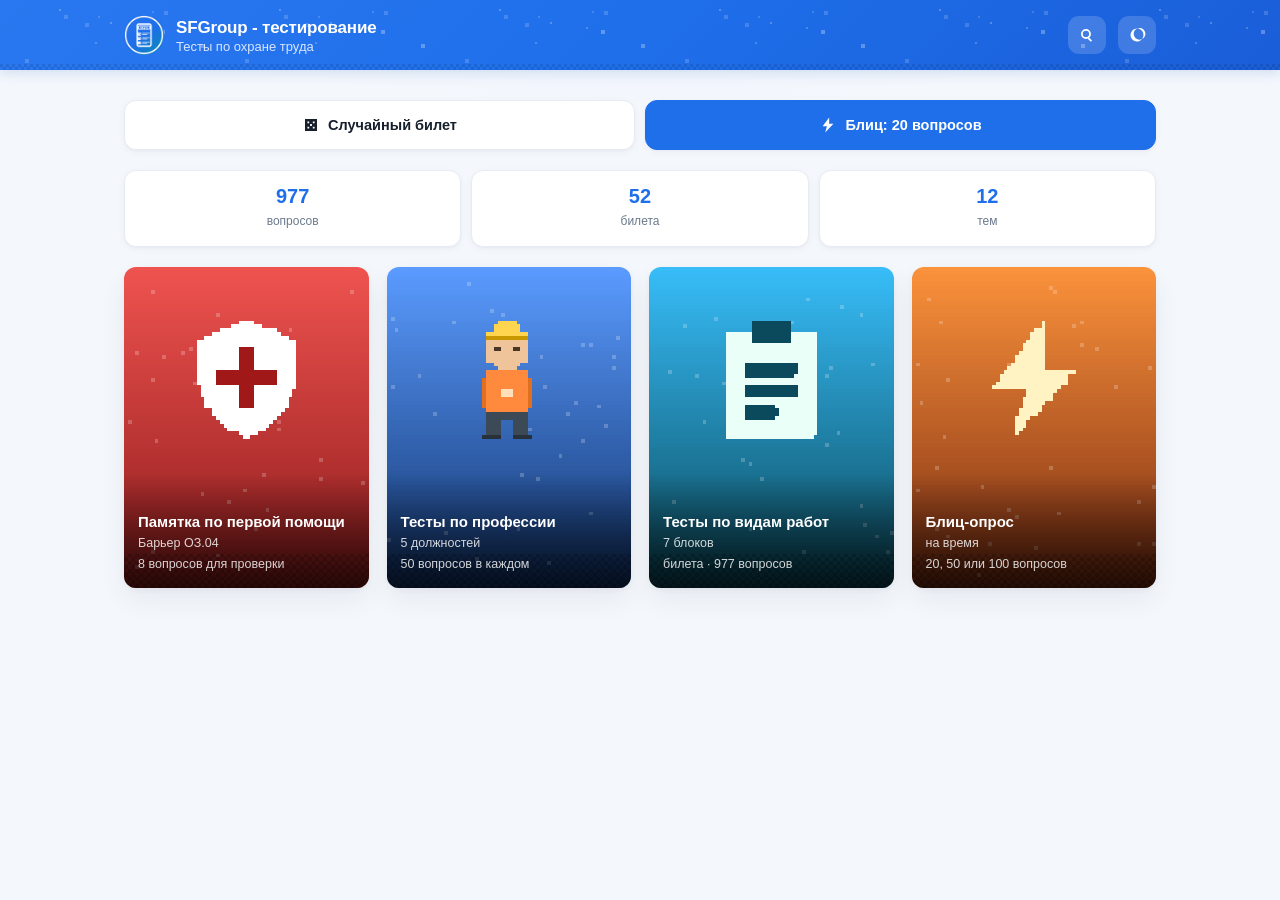
<file: index.html>
<!DOCTYPE html>
<html lang="ru">
<head>
<meta charset="UTF-8">
<meta name="viewport" content="width=device-width, initial-scale=1.0">
<title>SFGroup - тестирование</title>
<link rel="icon" href="favicon.svg" type="image/svg+xml">
  <link rel="manifest" href="manifest.json">
<link rel="stylesheet" href="common.css?v=13">
<script>
  // тема выбирается до первой отрисовки, чтобы страница не мигала
  try {
    var savedTheme = localStorage.getItem("theme.v1");
    // светлая тема по умолчанию; тёмная — только если её выбрал сам пользователь
    document.documentElement.setAttribute("data-theme", savedTheme === "dark" ? "dark" : "light");
  } catch (e) {}
</script>
</head>
<body>

<header class="site-header">
  <div class="site-header__inner">
    <a class="site-brand" href="index.html">
      <div class="site-logo">✓</div>
      <div>
        <div class="site-title"><span class="title-full">SFGroup - тестирование</span><span class="title-short">SFGroup</span></div>
        <div class="site-subtitle">Тесты по охране труда</div>
      </div>
    </a>
  </div>
</header>

<main class="page page--hero">
  <div id="app">
    <div class="loading">Загрузка…</div>
  </div>
</main>


<script src="common.js?v=15"></script>
<script>
function renderList(containerId, tests, hrefFor, iconFor) {
  const box = document.getElementById(containerId);
  box.innerHTML = "";

  if (!tests.length) {
    box.innerHTML = '<div class="empty">Пока ничего нет</div>';
    return;
  }

  tests.forEach(function (test) {
    const info = test.group === "work" ? blockInfo(test.topic) : null;

    const a = document.createElement("a");
    a.className = "card-link" + (info ? " card-link--block" : "");
    a.href = hrefFor(test);
    a.dataset.id = test.id;

    if (info) {
      a.style.setProperty("--block", info.color);
      a.style.setProperty("--block-soft", info.soft);
    }

    const meta = document.createElement("span");
    meta.className = "card-link__meta";
    meta.textContent = info ? "Выбор билета" : "";

    a.innerHTML =
      '<span class="card-link__icon">' + (info ? info.icon : iconFor(test)) + '</span>' +
      '<span class="card-link__body"><span class="card-link__title"></span>' + meta.outerHTML + '</span>' +
      '<span class="card-link__chev">›</span>';

    a.querySelector(".card-link__title").textContent = test.title;
    box.appendChild(a);
  });
}

// Одновременно открыт только один раздел:
// клик по заголовку закрывает остальные панели, а свою открывает
// (или закрывает, если она была открыта)
function initAccordion() {
  const headers = Array.from(document.querySelectorAll(".acc-header"));
  const panels = Array.from(document.querySelectorAll(".acc-panel"));

  function closeAll() {
    panels.forEach(function (p) { p.classList.remove("open"); });
    headers.forEach(function (h) {
      h.classList.remove("open");
      h.setAttribute("aria-expanded", "false");
    });
  }

  headers.forEach(function (header) {
    header.addEventListener("click", function () {
      const panel = document.getElementById(header.dataset.target);
      const wasOpen = panel.classList.contains("open");

      closeAll();

      if (!wasOpen) {
        panel.classList.add("open");
        header.classList.add("open");
        header.setAttribute("aria-expanded", "true");
      }
    });
  });
}

// Быстрые действия: случайный билет и короткий блиц
function renderQuick(works, counts) {
  const row = document.getElementById("quickRow");
  if (!row) return;
  row.innerHTML = "";

  const withQuestions = works.filter(function (t) { return (counts[t.topic] || 0) > 0; });

  if (withQuestions.length) {
    const test = withQuestions[Math.floor(Math.random() * withQuestions.length)];
    const ticketCount = splitIntoTickets(counts[test.topic], test.ticketSize).length;
    const number = 1 + Math.floor(Math.random() * ticketCount);

    const random = document.createElement("a");
    random.className = "quick__btn";
    random.href = "test.html?id=" + encodeURIComponent(test.id) + "&ticket=" + number;
    random.innerHTML = uiIcon("dice", 18) + "<span>Случайный билет</span>";
    row.appendChild(random);
  }

  const blitz = document.createElement("a");
  blitz.className = "quick__btn quick__btn--main";
  // блиц по случайному блоку (вариант «все виды работ» убран)
  if (withQuestions.length) {
    const blitzTest = withQuestions[Math.floor(Math.random() * withQuestions.length)];
    blitz.href = "blitz.html?block=" + encodeURIComponent(blitzTest.id) + "&count=20";
  } else {
    blitz.href = "blitz.html";
  }
  blitz.innerHTML = uiIcon("bolt", 18) + "<span>Блиц: 20 вопросов</span>";
  row.appendChild(blitz);
}

// карточка-обложка раздела: видна только на широком экране
function coverCard(img, title, sub, meta, href) {
  return '<a class="cover-card" href="' + href + '">' +
    '<span class="cover-card__img">' +
      '<img src="' + img + '" alt="" width="256" height="336" loading="lazy">' +
      '<span class="cover-card__text">' +
        '<span class="cover-card__title">' + escapeHtml(title) + '</span>' +
        '<span class="cover-card__sub">' + escapeHtml(sub) + '</span>' +
        '<span class="cover-card__meta">' + escapeHtml(meta) + '</span>' +
      '</span>' +
    '</span>' +
  '</a>';
}

// «Продолжить» — последний открытый билет
function renderContinue() {
  const slot = document.getElementById("continueSlot");
  if (!slot) return;
  slot.innerHTML = "";

  const last = loadLastVisit();
  if (!last) return;

  const wrap = document.createElement("div");
  wrap.className = "continue";

  const link = document.createElement("a");
  link.className = "continue__link";
  link.href = last.href;
  link.innerHTML =
    '<span class="continue__body">' +
      '<span class="continue__title"></span>' +
      '<span class="continue__meta">Продолжить с этого места</span>' +
    '</span>';
  link.querySelector(".continue__title").textContent = last.title;

  const remove = document.createElement("button");
  remove.type = "button";
  remove.className = "continue__x";
  remove.title = "Убрать";
  remove.textContent = "✕";
  remove.addEventListener("click", function () {
    clearLastVisit();
    slot.innerHTML = "";
  });

  wrap.appendChild(link);
  wrap.appendChild(remove);
  slot.appendChild(wrap);
}

// Список блиц-опросов: сначала по видам работ, затем по профессиям
function renderBlitz(works, professions) {
  const box = document.getElementById("blitzList");
  if (!box) return;
  box.innerHTML = "";

  function groupTitle(text) {
    const el = document.createElement("div");
    el.className = "blitz-group";
    el.textContent = text;
    return el;
  }

  function card(title, meta, iconHtml, href, info) {
    const a = document.createElement("a");
    a.className = "card-link" + (info ? " card-link--block" : "");
    a.href = href;

    if (info) {
      a.style.setProperty("--block", info.color);
      a.style.setProperty("--block-soft", info.soft);
    }

    a.innerHTML =
      '<span class="card-link__icon">' + iconHtml + '</span>' +
      '<span class="card-link__body"><span class="card-link__title"></span>' +
        '<span class="card-link__meta"></span></span>' +
      '<span class="card-link__chev">›</span>';

    a.querySelector(".card-link__title").textContent = title;
    a.querySelector(".card-link__meta").textContent = meta;
    return a;
  }

  const worksBox = document.createElement("div");
  worksBox.className = "card-list";
  works.forEach(function (t) {
    const info = blockInfo(t.topic);
    worksBox.appendChild(card(t.title, "Блиц по этому блоку",
      info.icon, "blitz.html?block=" + encodeURIComponent(t.id), info));
  });

  const profBox = document.createElement("div");
  profBox.className = "card-list";
  professions.forEach(function (t) {
    profBox.appendChild(card(t.title, "Блиц по блокам профессии",
      workerIcon(t.id), "blitz.html?prof=" + encodeURIComponent(t.id), null));
  });

  box.appendChild(groupTitle("По видам работ"));
  box.appendChild(worksBox);
  box.appendChild(groupTitle("По профессиям"));
  box.appendChild(profBox);
}

// Ссылка «сбросить отметки» — нужна, когда тесты проходят на общем компьютере
function renderResetLink() {
  const app = document.getElementById("app");
  const old = document.getElementById("resetWrap");
  if (old) old.remove();

  if (!hasAnyResults()) return;

  const wrap = document.createElement("div");
  wrap.id = "resetWrap";
  wrap.style.marginTop = "26px";

  const link = document.createElement("a");
  link.className = "link-quiet";
  link.href = "#";
  link.textContent = "Сбросить все отметки о прохождении";
  link.addEventListener("click", function (event) {
    event.preventDefault();
    if (!confirm("Сбросить все отметки о прохождении тестов на этом компьютере?")) return;

    clearAllResults();
    wrap.innerHTML = "";

    const done = document.createElement("div");
    done.className = "note-done";
    done.textContent = "✓ Отметки сброшены";
    wrap.appendChild(done);
  });

  wrap.appendChild(link);
  app.appendChild(wrap);
}

async function loadTests() {
  const app = document.getElementById("app");

  try {
    const loaded = await Promise.all([fetchJson("tests.json"), fetchJson("counts.json")]);
    const tests = loaded[0];
    const counts = (loaded[1] && loaded[1].counts) || {};

    const professions = tests.filter(function (t) { return (t.group || "profession") === "profession"; });
    const works = tests.filter(function (t) { return t.group === "work"; });

    // цифры для плиток на главной
    const totalQuestions = Object.keys(counts).reduce(function (sum, topic) {
      return sum + (counts[topic] || 0);
    }, 0);
    const totalTickets = works.reduce(function (sum, t) {
      return sum + splitIntoTickets(counts[t.topic] || 0, t.ticketSize).length;
    }, 0);
    const totalTopics = professions.length + works.length;

    app.innerHTML =
      '<div id="continueSlot"></div>' +
      '<div class="quick" id="quickRow"></div>' +
      '<div class="stats">' +
        '<div class="stat"><b>' + totalQuestions + '</b><span>' +
          plural(totalQuestions, "вопрос", "вопроса", "вопросов") + '</span></div>' +
        '<div class="stat"><b>' + totalTickets + '</b><span>' +
          plural(totalTickets, "билет", "билета", "билетов") + '</span></div>' +
        '<div class="stat"><b>' + totalTopics + '</b><span>' +
          plural(totalTopics, "тема", "темы", "тем") + '</span></div>' +
      '</div>' +

      '<div class="covers">' +

        coverCard("cover-memo.png", "Памятка по первой помощи", "Барьер ОЗ.04",
          "8 вопросов для проверки", "memo.html") +

        coverCard("cover-professions.png", "Тесты по профессии",
          professions.length + " " + plural(professions.length, "должность", "должности", "должностей"),
          "50 вопросов в каждом", "professions.html") +

        coverCard("cover-works.png", "Тесты по видам работ",
          works.length + " " + plural(works.length, "блок", "блока", "блоков"),
          plural(totalTickets, "билет", "билета", "билетов") + " · " +
            totalQuestions + " " + plural(totalQuestions, "вопрос", "вопроса", "вопросов"),
          "works.html") +

        coverCard("cover-blitz.png", "Блиц-опрос", "на время",
          "20, 50 или 100 вопросов", "blitz.html") +

      '</div>' +

      '<a class="acc-item row-link" href="memo.html" style="--from:#ef5350;--to:#8e1c1c">' +
        '<span class="acc-header">' +
          '<span class="row-link__icon"><img src="icon-memo.png" alt="" width="38" height="38"></span>' +
          '<span class="row-link__body">' +
            '<span class="row-link__title">Памятка по первой помощи</span>' +
            '<span class="row-link__meta">Барьер ОЗ.04</span>' +
          '</span>' +
          '<span class="card-link__chev">\u203a</span>' +
        '</span>' +
      '</a>' +

      '<div class="section-rows">' +

        '<a class="acc-item row-link" href="professions.html" style="--from:#5b9bff;--to:#12356e">' +
          '<span class="acc-header">' +
            '<span class="row-link__icon"><img src="icon-professions.png" alt="" width="38" height="38"></span>' +
            '<span class="row-link__body">' +
              '<span class="row-link__title">Тесты по профессии</span>' +
              '<span class="row-link__meta">' + professions.length + ' ' +
                plural(professions.length, "должность", "должности", "должностей") + '</span>' +
            '</span>' +
            '<span class="card-link__chev">\u203a</span>' +
          '</span>' +
        '</a>' +

        '<a class="acc-item row-link" href="works.html" style="--from:#38bdf8;--to:#0b4a5c">' +
          '<span class="acc-header">' +
            '<span class="row-link__icon"><img src="icon-works.png" alt="" width="38" height="38"></span>' +
            '<span class="row-link__body">' +
              '<span class="row-link__title">Тесты по видам работ</span>' +
              '<span class="row-link__meta">' + works.length + ' ' +
                plural(works.length, "блок", "блока", "блоков") + ' · ' + totalTickets + ' ' +
                plural(totalTickets, "билет", "билета", "билетов") + '</span>' +
            '</span>' +
            '<span class="card-link__chev">\u203a</span>' +
          '</span>' +
        '</a>' +

        '<a class="acc-item row-link" href="blitz.html" style="--from:#fb923c;--to:#7c2d12">' +
          '<span class="acc-header">' +
            '<span class="row-link__icon"><img src="icon-blitz.png" alt="" width="38" height="38"></span>' +
            '<span class="row-link__body">' +
              '<span class="row-link__title">Блиц-опрос</span>' +
              '<span class="row-link__meta">' + (works.length + professions.length) + ' вариантов</span>' +
            '</span>' +
            '<span class="card-link__chev">\u203a</span>' +
          '</span>' +
        '</a>' +

      '</div>';

    fillIcons(app);
    renderQuick(works, counts);
    renderContinue();
    renderResetLink();

  } catch (e) {
    app.innerHTML =
      '<div class="error-box">' + uiIcon("cross", 18) + ' Ошибка: ' + escapeHtml(e.message) + '<br>' +
      'Проверь, что файл <b>tests.json</b> лежит рядом с <b>index.html</b>, ' +
      'и что сайт открывается через сервер, а не как file://</div>';
  }
}

loadTests();
</script>
</body>
</html>
</file>
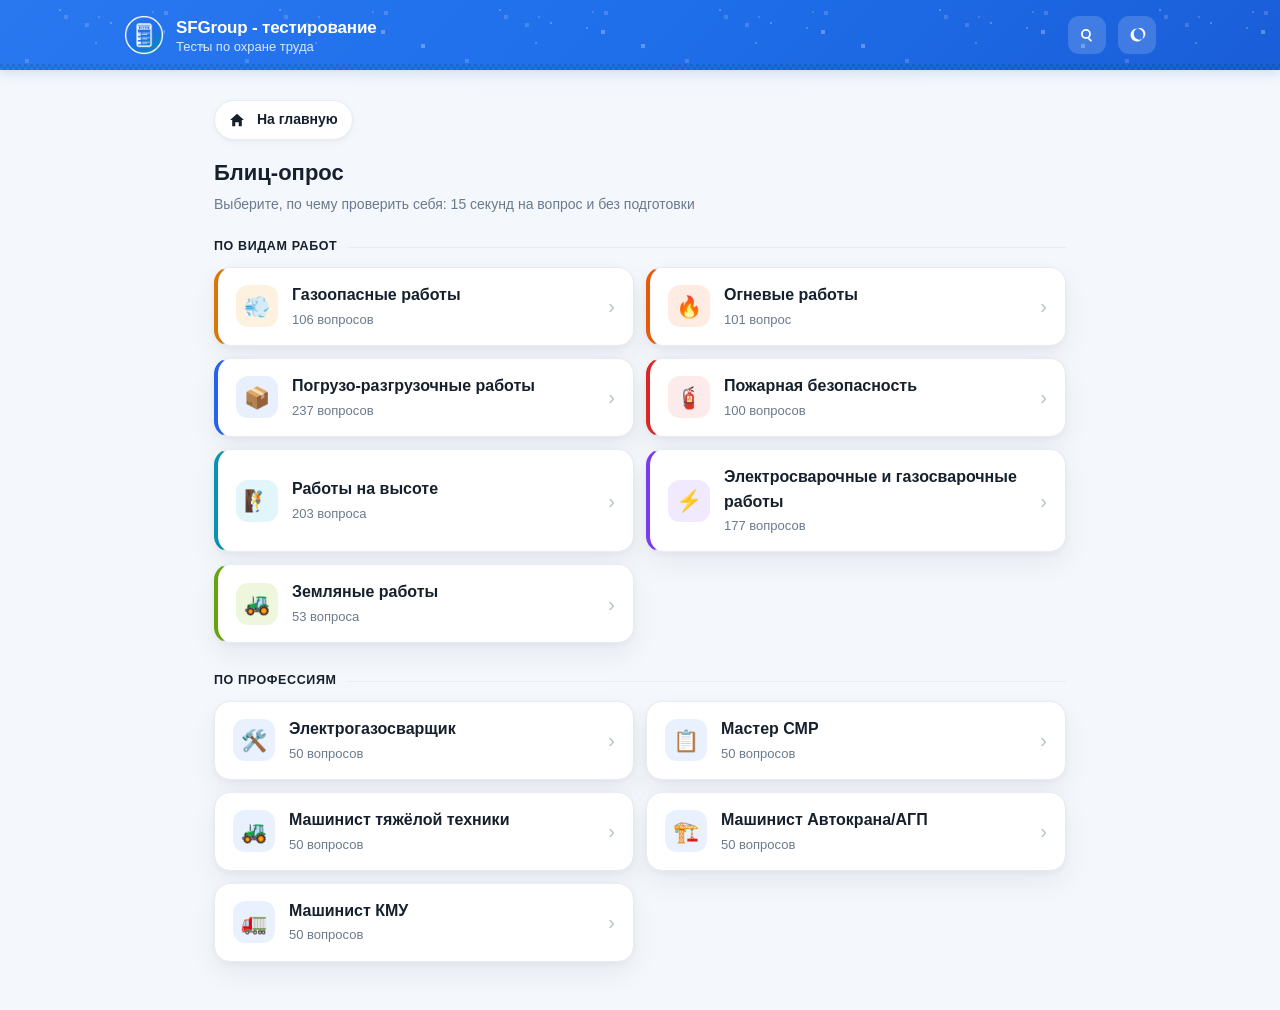
<file: blitz.html>
<!DOCTYPE html>
<html lang="ru">
<head>
<meta charset="UTF-8">
<meta name="viewport" content="width=device-width, initial-scale=1.0">
<title>Блиц-опрос</title>
<link rel="icon" href="favicon.svg" type="image/svg+xml">
  <link rel="manifest" href="manifest.json">
<link rel="stylesheet" href="common.css?v=13">
<script>
  // тема выбирается до первой отрисовки, чтобы страница не мигала
  try {
    var savedTheme = localStorage.getItem("theme.v1");
    // светлая тема по умолчанию; тёмная — только если её выбрал сам пользователь
    document.documentElement.setAttribute("data-theme", savedTheme === "dark" ? "dark" : "light");
  } catch (e) {}
</script>
<style>

  /* ===== таймер ===== */
  .timer { margin: 10px 0 16px; }
  .timer__bar { height: 10px; background: #e3e8ef; border-radius: 999px; overflow: hidden; }
  .timer__fill {
    height: 100%; width: 100%; background: var(--ok); border-radius: 999px;
    transition: width .12s linear, background .2s;
  }
  .timer__sec {
    margin-top: 6px; font-size: 12.5px; font-weight: 600;
    color: var(--ok); font-variant-numeric: tabular-nums;
  }
  .timer.warn .timer__fill { background: var(--warn); }
  .timer.warn .timer__sec { color: var(--warn); }
  .timer.danger .timer__fill { background: var(--err); }
  .timer.danger .timer__sec { color: var(--err); }

  /* ===== настройка перед стартом ===== */
  .setup {
    background: var(--surface); border: 1.5px solid var(--border);
    border-radius: var(--radius); padding: 22px; box-shadow: var(--shadow-2);
  }
  .setup h2 { margin: 0 0 4px; font-size: 20px; text-align: center; }
  .setup__sub { text-align: center; color: var(--muted); font-size: 14px; margin-bottom: 6px; }
  .setup__label { font-size: 13px; font-weight: 600; margin: 20px 0 8px; }
  .chips { display: flex; gap: 10px; flex-wrap: wrap; }
  .chip {
    flex: 1 1 0; min-width: 84px; min-height: 48px;
    padding: 12px 8px; text-align: center;
    border: 1.5px solid var(--border); border-radius: var(--radius-sm);
    background: #fff; font-family: inherit; font-size: 15px; font-weight: 600;
    color: var(--text); cursor: pointer; transition: all .15s;
  }
  .chip:hover { border-color: var(--accent); }
  .chip.active { background: var(--accent); border-color: var(--accent); color: #fff; }
  .setup__note { font-size: 12.5px; color: var(--muted); margin-top: 12px; line-height: 1.5; }
  .topic-list { margin-top: 4px; }
  .topic-list__row { display: flex; align-items: center; gap: 9px; font-size: 13.5px; padding: 3px 0; }
  .topic-list__dot { width: 9px; height: 9px; border-radius: 50%; flex: 0 0 auto; }

  /* тёмная тема: кнопки выбора количества */
  [data-theme="dark"] .chip { background: var(--surface-2); color: var(--text); }
  [data-theme="dark"] .chip.active { background: var(--accent); border-color: var(--accent); color: #fff; }
  [data-theme="dark"] .chip:disabled { opacity: .45; }
</style>
</head>
<body>

<header class="site-header">
  <div class="site-header__inner">
    <a class="site-brand" href="index.html">
      <div class="site-logo">✓</div>
      <div>
        <div class="site-title"><span class="title-full">SFGroup - тестирование</span><span class="title-short">SFGroup</span></div>
        <div class="site-subtitle">Тесты по охране труда</div>
      </div>
    </a>
  </div>
</header>

<main class="page page--wide">
  <div class="top-nav"><a class="link-chip" href="index.html"><span class="marks" data-icon="home" data-size="16"></span>На главную</a></div>
  <div id="app">
    <div class="loading">Загрузка…</div>
  </div>
</main>


<script src="common.js?v=15"></script>
<script>
// ====== НАСТРОЙКИ БЛИЦА ======
const SINGLE_SECONDS = 15;      // обычный вопрос
const MULTIPLE_SECONDS = 20;    // где несколько ответов
const FEEDBACK_MS = 700;        // сколько показываем верно/неверно

// ====== СОСТОЯНИЕ ======
let tests = null;
let source = null;              // что проходим: блок, профессия или все виды работ
let questionsByTopic = {};
let items = [];
let answers = [];
let index = 0;
let chosenCount = 50;
let startedAt = 0;

let questionSeconds = SINGLE_SECONDS;
let timerId = null;
let deadline = 0;
let remaining = 0;
let paused = false;
let locked = false;             // идёт показ правильного ответа

// ====== ЗАГРУЗКА ======
function loadTopicQuestions(topic) {
  const url = "q-" + topic + ".json";
  return fetch(url, { cache: "no-cache" }).then(function (response) {
    if (!response.ok) {
      throw new Error("Не найден файл блока " + url +
        ". После правки questions.json файлы блоков нужно пересобрать.");
    }
    return response.json();
  });
}

// Список для выбора: по какому блоку или профессии устроить блиц
async function renderPicker(tests) {
  const counts = await fetchJson("counts.json");

  const works = tests.filter(function (t) { return (t.group || "profession") === "work"; });
  const professions = tests.filter(function (t) { return (t.group || "profession") === "profession"; });

  function questionsIn(test) {
    if (test.parts) {
      return test.parts.reduce(function (sum, p) { return sum + p.count; }, 0);
    }
    return counts.counts[test.topic] || 0;
  }

  function card(title, meta, iconHtml, href, info) {
    const a = document.createElement("a");
    a.className = "card-link" + (info ? " card-link--block" : "");
    a.href = href;

    if (info) {
      a.style.setProperty("--block", info.color);
      a.style.setProperty("--block-soft", info.soft);
    }

    a.innerHTML =
      '<span class="card-link__icon">' + iconHtml + '</span>' +
      '<span class="card-link__body"><span class="card-link__title"></span>' +
        '<span class="card-link__meta"></span></span>' +
      '<span class="card-link__chev">\u203a</span>';

    a.querySelector(".card-link__title").textContent = title;
    a.querySelector(".card-link__meta").textContent = meta;
    return a;
  }

  function group(text) {
    const el = document.createElement("div");
    el.className = "blitz-group";
    el.textContent = text;
    return el;
  }

  const app = document.getElementById("app");
  app.innerHTML =
    '<h1 class="page-title">Блиц-опрос</h1>' +
    '<p class="page-sub">Выберите, по чему проверить себя: 15 секунд на вопрос и без подготовки</p>' +
    '<div id="pickWorks"></div><div id="pickProfs"></div>';

  const worksBox = document.getElementById("pickWorks");
  worksBox.appendChild(group("По видам работ"));
  const workList = document.createElement("div");
  workList.className = "card-list";
  works.forEach(function (t) {
    const info = blockInfo(t.topic);
    workList.appendChild(card(t.title, questionsWord(questionsIn(t)), info.icon,
      "blitz.html?block=" + encodeURIComponent(t.id), info));
  });
  worksBox.appendChild(workList);

  const profBox = document.getElementById("pickProfs");
  profBox.appendChild(group("По профессиям"));
  const profList = document.createElement("div");
  profList.className = "card-list";
  professions.forEach(function (t) {
    profList.appendChild(card(t.title, questionsWord(questionsIn(t)),
      workerIcon(t.id),
      "blitz.html?prof=" + encodeURIComponent(t.id)));
  });
  profBox.appendChild(profList);

  document.title = "Блиц-опрос";
  fillIcons(app);
}

async function boot() {
  const params = new URLSearchParams(location.search);
  const blockId = params.get("block");
  const profId = params.get("prof");

  try {
    tests = await fetchJson("tests.json");

    if (profId) {
      const test = tests.find(function (t) {
        return t.id === profId && (t.group || "profession") === "profession";
      });
      if (!test) throw new Error("Профессия не найдена: " + profId);
      source = {
        kind: "prof",
        title: test.title,
        topics: test.parts.map(function (p) { return { topic: p.topic, weight: p.count }; })
      };
    } else if (blockId) {
      const test = tests.find(function (t) { return t.id === blockId && t.group === "work"; });
      if (!test) throw new Error("Блок не найден: " + blockId);
      source = { kind: "block", title: test.title, topics: [{ topic: test.topic, weight: 1 }] };
    } else {
      // без параметров показываем список: по чему устроить блиц
      await renderPicker(tests);
      return;
    }

    const topics = source.topics.map(function (t) { return t.topic; });
    const loaded = await Promise.all(topics.map(loadTopicQuestions));
    topics.forEach(function (topic, i) { questionsByTopic[topic] = loaded[i]; });

    const available = topics.reduce(function (sum, topic) {
      return sum + questionsByTopic[topic].length;
    }, 0);
    if (!available) throw new Error("В выбранных блоках нет вопросов");

    document.title = "Блиц: " + source.title;
    renderSetup(available);

  } catch (e) {
    showError(e.message);
  }
}

// ====== ЭКРАН НАСТРОЙКИ ======
function countOptions(available) {
  const options = [20, 50, 100].filter(function (n) { return n < available; });
  options.push(available);
  return options;
}

function renderSetup(available) {
  const app = document.getElementById("app");
  const options = countOptions(available);
  const wanted = parseInt(new URLSearchParams(location.search).get("count"), 10);
  chosenCount = options.indexOf(wanted) >= 0
    ? wanted
    : (options.indexOf(50) >= 0 ? 50 : options[options.length - 1]);

  let topicsHtml = "";
  if (source.kind !== "block") {
    topicsHtml = '<div class="setup__label">Вопросы берутся из блоков:</div><div class="topic-list">';
    source.topics.forEach(function (t) {
      const info = blockInfo(t.topic);
      const pool = questionsByTopic[t.topic].length;
      topicsHtml +=
        '<div class="topic-list__row">' +
          '<span class="topic-list__dot" style="background:' + info.color + '"></span>' +
          escapeHtml(info.title) + " <span style=\'color:var(--muted)\'>· " + questionsWord(pool) + '</span>' +
        '</div>';
    });
    topicsHtml += "</div>";
  }

  app.innerHTML =
    '<div class="setup">' +
      '<h2>' + escapeHtml(source.title) + '</h2>' +
      '<div class="setup__sub">Блиц-опрос · всего доступно ' + questionsWord(available) + '</div>' +

      '<div class="setup__label">Сколько вопросов?</div>' +
      '<div class="chips" id="countChips">' +
        options.map(function (n) {
          return '<button type="button" class="chip' + (n === chosenCount ? " active" : "") +
                 '" data-count="' + n + '">' + (n === available ? "все " + n : n) + '</button>';
        }).join("") +
      '</div>' +

      '<div class="setup__note">' +
        'На обычный вопрос — ' + SINGLE_SECONDS + ' секунд, где несколько ответов — ' +
        MULTIPLE_SECONDS + ' секунд. Время вышло — вопрос засчитывается ошибкой.' +
      '</div>' +

      topicsHtml +

      '<div class="actions">' +
        '<button class="btn btn--block" id="startBtn">Начать блиц</button>' +
      '</div>' +
    '</div>';

  app.querySelectorAll(".chip").forEach(function (chip) {
    chip.addEventListener("click", function () {
      app.querySelectorAll(".chip").forEach(function (c) { c.classList.remove("active"); });
      chip.classList.add("active");
      chosenCount = parseInt(chip.dataset.count, 10);
    });
  });

  document.getElementById("startBtn").addEventListener("click", function () {
    startBlitz(chosenCount);
  });
}

// ====== НАБОР ВОПРОСОВ ======
// Делим нужное количество между блоками пропорционально их весу
function distribute(count, topics) {
  const totalWeight = topics.reduce(function (s, t) { return s + t.weight; }, 0) || 1;

  const plan = topics.map(function (t) {
    const exact = count * t.weight / totalWeight;
    return { topic: t.topic, base: Math.floor(exact), frac: exact - Math.floor(exact), take: 0 };
  });

  let sum = plan.reduce(function (s, p) { return s + p.base; }, 0);
  plan.slice().sort(function (a, b) { return b.frac - a.frac; }).forEach(function (p) {
    if (sum < count) { p.base++; sum++; }
  });

  plan.forEach(function (p) {
    p.take = Math.min(p.base, questionsByTopic[p.topic].length);
  });

  // если блок упёрся в свой размер — добираем у остальных
  let shortage = count - plan.reduce(function (s, p) { return s + p.take; }, 0);
  while (shortage > 0) {
    let moved = false;
    for (const p of plan) {
      if (shortage <= 0) break;
      if (p.take < questionsByTopic[p.topic].length) { p.take++; shortage--; moved = true; }
    }
    if (!moved) break;
  }

  return plan;
}

function startBlitz(count) {
  const used = {};
  items = [];

  distribute(count, source.topics).forEach(function (p) {
    pickUnique(questionsByTopic[p.topic], p.take, used).forEach(function (q) {
      items.push({
        topic: p.topic,
        question: q.question,
        options: shuffle(q.options),
        type: q.type
      });
    });
  });

  items = shuffle(items);          // блоки идут вперемешку
  answers = [];
  index = 0;
  startedAt = Date.now();
  renderQuestion();
}

// ====== ТАЙМЕР ======
function stopTimer() {
  if (timerId) { clearInterval(timerId); timerId = null; }
}

function startTimer() {
  stopTimer();
  paused = false;
  deadline = performance.now() + questionSeconds * 1000;
  tick();
  timerId = setInterval(tick, 100);
}

function tick() {
  if (paused || locked) return;

  const left = Math.max(0, deadline - performance.now());
  const secondsLeft = Math.ceil(left / 1000);
  const bar = document.querySelector(".timer");
  const fill = document.getElementById("timerFill");
  const label = document.getElementById("timerSec");

  if (fill) fill.style.width = (left / (questionSeconds * 1000) * 100) + "%";
  if (label) label.textContent = secondsLeft + " сек";
  if (bar) {
    bar.className = "timer" + (secondsLeft <= 3 ? " danger" : (secondsLeft <= 5 ? " warn" : ""));
  }

  if (left <= 0) timeout();
}

// пауза, если человек свернул вкладку
document.addEventListener("visibilitychange", function () {
  if (document.hidden) {
    if (timerId && !locked) {
      remaining = Math.max(0, deadline - performance.now());
      paused = true;
    }
  } else if (paused) {
    paused = false;
    deadline = performance.now() + remaining;
  }
});

// ====== ЭКРАН ВОПРОСА ======
function renderQuestion() {
  const app = document.getElementById("app");
  const item = items[index];

  if (!item) return renderFinal();

  const info = blockInfo(item.topic);
  const isMultiple = item.type === "multiple";
  questionSeconds = isMultiple ? MULTIPLE_SECONDS : SINGLE_SECONDS;
  locked = false;

  let optionsHTML = "";
  item.options.forEach(function (opt, j) {
    optionsHTML +=
      '<label class="option" data-idx="' + j + '">' +
        '<input type="' + (isMultiple ? "checkbox" : "radio") + '" name="answer" value="' + j + '">' +
        '<span class="option__num">' + (j + 1) + '</span>' +
        '<span class="option__text">' + escapeHtml(opt.text) + '</span>' +
      '</label>';
  });

  app.innerHTML =
    '<div class="q-head">' +
      '<span class="badge-block" style="--block:' + info.color + ';--block-soft:' + info.soft + '">' +
        info.icon + " " + escapeHtml(info.title) +
      '</span>' +
      '<span class="q-counter">' + (index + 1) + " / " + items.length + '</span>' +
    '</div>' +

    '<div class="timer">' +
      '<div class="timer__bar"><div class="timer__fill" id="timerFill"></div></div>' +
      '<div class="timer__sec" id="timerSec">' + questionSeconds + ' сек</div>' +
    '</div>' +

    '<div class="question">' +
      '<div class="q-type">' + (isMultiple ? "Несколько ответов" : "Один ответ") + '</div>' +
      '<h3>' + escapeHtml(item.question) + '</h3>' +
      '<div id="options">' + optionsHTML + '</div>' +
      '<div class="feedback" id="feedback"></div>' +
      '<div class="actions" id="doneWrap" style="display:none;">' +
        '<button class="btn btn--block" id="doneBtn">Готово</button>' +
      '</div>' +
    '</div>';

  const labels = app.querySelectorAll("label[data-idx]");
  labels.forEach(function (label) {
    const input = label.querySelector("input");
    input.addEventListener("change", function () {
      if (isMultiple) {
        label.classList.toggle("selected", input.checked);
        const anyChecked = Array.from(document.querySelectorAll('input[name="answer"]'))
          .some(function (i) { return i.checked; });
        document.getElementById("doneWrap").style.display = anyChecked ? "block" : "none";
      } else {
        label.classList.add("selected");
        answer([parseInt(label.dataset.idx, 10)]);
      }
    });
  });

  if (isMultiple) {
    document.getElementById("doneBtn").addEventListener("click", function () {
      const selected = Array.from(document.querySelectorAll('input[name="answer"]:checked'))
        .map(function (i) { return parseInt(i.value, 10); });
      if (selected.length) answer(selected);
    });
  }

  startTimer();
}

// ====== ПРОВЕРКА ======
function correctIndexes(item) {
  return item.options
    .map(function (o, i) { return o.correct ? i : -1; })
    .filter(function (i) { return i >= 0; });
}

function rightAnswersHtml(options, correctIdx) {
  let html = '<div style="margin-top:8px;">';
  correctIdx.forEach(function (i) {
    html += '<div class="fb-row fb-row--ok">' + escapeHtml(options[i].text) + '</div>';
  });
  return html + "</div>";
}

function paintResult(selected, correctIdx) {
  document.querySelectorAll("label[data-idx]").forEach(function (label) {
    const idx = parseInt(label.dataset.idx, 10);
    label.classList.add("disabled");
    label.querySelector("input").disabled = true;

    const wasSelected = selected.indexOf(idx) >= 0;
    const isRight = correctIdx.indexOf(idx) >= 0;

    if (isRight && wasSelected) label.classList.add("correct-answer");
    else if (isRight) label.classList.add("missed-answer");
    else if (wasSelected) label.classList.add("wrong-answer");
  });
}

function scheduleNext() {
  stopTimer();
  setTimeout(function () { index++; renderQuestion(); }, FEEDBACK_MS);
}

function answer(selected) {
  if (locked) return;
  locked = true;

  const item = items[index];
  const correctIdx = correctIndexes(item);
  const isCorrect = selected.length === correctIdx.length &&
    selected.every(function (s) { return correctIdx.indexOf(s) >= 0; });

  paintResult(selected, correctIdx);

  const fb = document.getElementById("feedback");
  fb.style.display = "block";
  fb.className = "feedback " + (isCorrect ? "ok" : "err");
  fb.innerHTML = isCorrect ? "<b>Верно</b>" : "<b>Неверно</b>" + rightAnswersHtml(item.options, correctIdx);

  const done = document.getElementById("doneWrap");
  if (done) done.style.display = "none";

  answers.push({
    item: item,
    correct: isCorrect,
    timedOut: false,
    selectedTexts: selected.map(function (i) { return item.options[i].text; }),
    correctTexts: correctIdx.map(function (i) { return item.options[i].text; })
  });

  scheduleNext();
}

function timeout() {
  if (locked) return;
  locked = true;

  const item = items[index];
  const correctIdx = correctIndexes(item);

  paintResult([], correctIdx);

  const fb = document.getElementById("feedback");
  fb.style.display = "block";
  fb.className = "feedback err";
  fb.innerHTML = "<b>Время вышло</b>" + rightAnswersHtml(item.options, correctIdx);

  const done = document.getElementById("doneWrap");
  if (done) done.style.display = "none";

  answers.push({
    item: item,
    correct: false,
    timedOut: true,
    selectedTexts: [],
    correctTexts: correctIdx.map(function (i) { return item.options[i].text; })
  });

  scheduleNext();
}

// ====== ФИНАЛ ======
function formatDuration(seconds) {
  const m = Math.floor(seconds / 60);
  const s = seconds % 60;
  return m ? m + " мин " + s + " с" : s + " с";
}

function renderFinal() {
  stopTimer();
  const app = document.getElementById("app");

  const total = items.length;
  const correct = answers.filter(function (a) { return a.correct; }).length;
  const percent = total ? Math.round(correct / total * 100) : 0;
  const spent = Math.max(1, Math.round((Date.now() - startedAt) / 1000));
  const tone = percent >= 90 ? "ok" : (percent >= 70 ? "warn" : "err");

  const R = 52;
  const C = 2 * Math.PI * R;
  const ring =
    '<div class="score score--' + tone + '">' +
      '<svg class="score__ring" viewBox="0 0 120 120" aria-hidden="true">' +
        '<circle class="score__track" cx="60" cy="60" r="' + R + '"></circle>' +
        '<circle class="score__value" cx="60" cy="60" r="' + R + '" ' +
          'stroke-dasharray="' + C.toFixed(1) + '" ' +
          'stroke-dashoffset="' + (C * (1 - percent / 100)).toFixed(1) + '"></circle>' +
      '</svg>' +
      '<div class="score__center">' +
        '<div class="score__percent">' + percent + '%</div>' +
        '<div class="score__sub">' + correct + " из " + total + '</div>' +
      '</div>' +
    '</div>';

  // разбивка по блокам
  const byTopic = {};
  answers.forEach(function (a) {
    const topic = a.item.topic;
    byTopic[topic] = byTopic[topic] || { correct: 0, total: 0 };
    byTopic[topic].total++;
    if (a.correct) byTopic[topic].correct++;
  });

  let rows = "";
  source.topics.forEach(function (t) {
    const st = byTopic[t.topic];
    if (!st) return;
    const info = blockInfo(t.topic);
    const p = Math.round(st.correct / st.total * 100);
    rows += '<tr>' +
      '<td><span class="dot" style="background:' + info.color + '"></span>' + escapeHtml(info.title) + '</td>' +
      '<td class="num">' + st.correct + " / " + st.total + '</td>' +
      '<td class="num">' + p + '%</td>' +
    '</tr>';
  });

  // разбор ошибок
  const mistakes = answers.filter(function (a) { return !a.correct; });
  let mistakesHtml = "";
  if (mistakes.length) {
    mistakesHtml = '<details class="mistakes"><summary>' +
      "Ошибки: " + mistakes.length + " из " + total + " — показать разбор" + '</summary>';
    mistakes.forEach(function (m) {
      mistakesHtml +=
        '<div class="mistake">' +
          '<div class="mistake__q">' + escapeHtml(m.item.question) + '</div>' +
          '<div class="mistake__row mistake__row--bad">' +
            '<span class="mistake__label">Ваш ответ:</span> ' +
            (m.selectedTexts.length ? escapeHtml(m.selectedTexts.join("; "))
                                    : (m.timedOut ? "время вышло" : "нет ответа")) +
          '</div>' +
          '<div class="mistake__row mistake__row--good">' +
            '<span class="mistake__label">Правильно:</span> ' + escapeHtml(m.correctTexts.join("; ")) +
          '</div>' +
        '</div>';
    });
    mistakesHtml += "</details>";
  }

  app.innerHTML =
    '<div class="final">' +
      '<h2>Блиц завершён</h2>' +
      '<div class="final__sub">' + escapeHtml(source.title) + '</div>' +

      ring +

      '<div class="final__sub">Время: ' + formatDuration(spent) +
        ' · в среднем ' + Math.round(spent / total) + ' с на вопрос</div>' +

      '<table class="topic-results">' +
        '<thead><tr><th>Блок</th><th>Результат</th><th>Процент</th></tr></thead>' +
        '<tbody>' + rows + '</tbody>' +
      '</table>' +

      mistakesHtml +

      '<div class="final-buttons">' +
        '<button class="btn" id="againBtn">Пройти ещё раз</button>' +
        '<button class="btn btn--secondary" id="homeBtn"><span class="marks">' + uiIcon("home", 17) + '</span>На главную</button>' +
      '</div>' +
    '</div>';

  document.getElementById("againBtn").addEventListener("click", function () {
    startBlitz(items.length);
  });
  document.getElementById("homeBtn").addEventListener("click", function () {
    window.location.href = "index.html";
  });
}

// ====== ОШИБКА ======
function showError(msg) {
  document.getElementById("app").innerHTML =
    '<div class="error">' +
      '<h2>Не получилось</h2>' +
      '<p>' + escapeHtml(msg) + '</p>' +
      '<p><a class="link-chip" href="index.html"><span class="marks">' + uiIcon("home", 16) + '</span>На главную</a></p>' +
    '</div>';
}

boot();
</script>
</body>
</html>
</file>
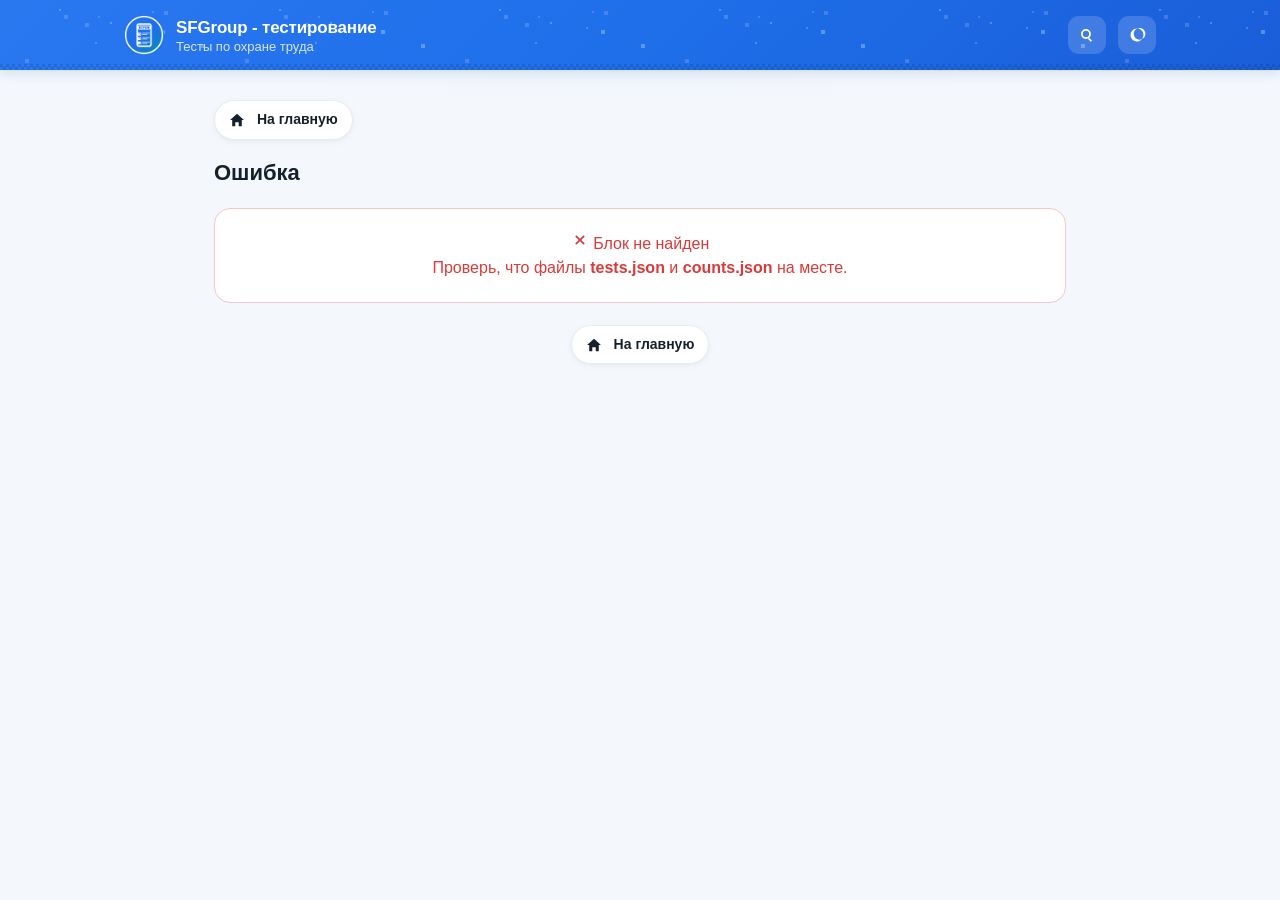
<file: block.html>
<!DOCTYPE html>
<html lang="ru">
<head>
<meta charset="UTF-8">
<meta name="viewport" content="width=device-width, initial-scale=1.0">
<title>Выбор билета</title>
<link rel="icon" href="favicon.svg" type="image/svg+xml">
  <link rel="manifest" href="manifest.json">
<link rel="stylesheet" href="common.css?v=13">
<script>
  // тема выбирается до первой отрисовки, чтобы страница не мигала
  try {
    var savedTheme = localStorage.getItem("theme.v1");
    // светлая тема по умолчанию; тёмная — только если её выбрал сам пользователь
    document.documentElement.setAttribute("data-theme", savedTheme === "dark" ? "dark" : "light");
  } catch (e) {}
</script>
</head>
<body>

<header class="site-header">
  <div class="site-header__inner">
    <a class="site-brand" href="index.html">
      <div class="site-logo">✓</div>
      <div>
        <div class="site-title"><span class="title-full">SFGroup - тестирование</span><span class="title-short">SFGroup</span></div>
        <div class="site-subtitle">Тесты по охране труда</div>
      </div>
    </a>
  </div>
</header>

<main class="page page--wide">
  <div class="top-nav"><a class="link-chip" href="index.html"><span class="marks" data-icon="home" data-size="16"></span>На главную</a></div>
  <div id="blockHead"></div>
  <div id="blitzSlot" style="margin-bottom:18px;"></div>
  <div id="blockProgress"></div>
  <div id="filterRow"></div>
  <div class="tickets" id="ticketList">
    <div class="skeleton" style="grid-column:1/-1;">
      <div class="skeleton__row"></div>
      <div class="skeleton__row"></div>
      <div class="skeleton__row"></div>
    </div>
  </div>
  <div id="extraLinks"></div>
  <div style="text-align:center; margin-top:22px;">
    <a class="link-chip" href="index.html"><span class="marks" data-icon="home" data-size="16"></span>На главную</a>
  </div>
</main>


<script src="common.js?v=15"></script>
<script>
const blockId = new URLSearchParams(window.location.search).get("id");

// Список билетов: пройденные на 100% показываем зелёными,
// билеты с попыткой — мягко-жёлтыми
function renderTickets(block, tickets) {
  const listEl = document.getElementById("ticketList");
  const progressEl = document.getElementById("blockProgress");
  const filterEl = document.getElementById("filterRow");
  const extraEl = document.getElementById("extraLinks");
  const info = blockInfo(block.topic);

  listEl.innerHTML = "";
  filterEl.innerHTML = "";
  extraEl.innerHTML = "";

  let passedCount = 0;
  let triedCount = 0;

  tickets.forEach(function (ticket) {
    const result = getTicketResult(block.id, ticket.number);
    const passed = !!result && result.percent === 100;
    if (passed) passedCount++;
    else if (result) triedCount++;
  });

  // прогресс по блоку
  const percent = tickets.length ? Math.round(passedCount / tickets.length * 100) : 0;
  progressEl.style.marginBottom = "16px";
  progressEl.innerHTML =
    '<div class="block-progress">' +
      '<div class="block-progress__line">' +
        '<span>Пройдено билетов: <b>' + passedCount + ' из ' + tickets.length + '</b></span>' +
        '<span>' + percent + '%</span>' +
      '</div>' +
      '<div class="block-progress__bar">' +
        '<div class="block-progress__fill" style="width:' + percent + '%"></div>' +
      '</div>' +
    '</div>';

  // фильтр: показывать все или только непройденные
  let onlyLeft = false;

  function paint() {
    listEl.innerHTML = "";

    tickets.forEach(function (ticket) {
      const result = getTicketResult(block.id, ticket.number);
      const passed = !!result && result.percent === 100;

      if (onlyLeft && passed) return;

      const a = document.createElement("a");
      a.className = "ticket" + (passed ? " ticket--passed" : (result ? " ticket--tried" : ""));
      a.href = "test.html?id=" + encodeURIComponent(block.id) + "&ticket=" + ticket.number;

      let meta = questionsWord(ticket.count);
      if (passed) meta = "пройден на 100%";
      else if (result) meta = "лучший: " + result.percent + "%";

      a.innerHTML =
        '<span class="ticket__num">Билет ' + ticket.number + '</span>' +
        '<span class="ticket__meta">' + escapeHtml(meta) + '</span>' +
        (passed ? '<span class="ticket__mark">' + uiIcon("check", 14) + '</span>'
                : (result ? '<span class="ticket__dot"></span>' : ''));

      listEl.appendChild(a);
    });

    if (!listEl.children.length) {
      listEl.innerHTML = '<div class="empty" style="grid-column:1/-1;">Все билеты пройдены — ' +
        'можно снять фильтр</div>';
    }
  }

  const left = tickets.length - passedCount;
  if (passedCount && left) {
    filterEl.style.marginBottom = "14px";
    filterEl.innerHTML = '<div class="filter-row">' +
      '<button type="button" class="filter-chip active" data-only="0">Все ' + tickets.length + '</button>' +
      '<button type="button" class="filter-chip" data-only="1">Непройденные ' + left + '</button>' +
      '</div>';

    filterEl.querySelectorAll(".filter-chip").forEach(function (chip) {
      chip.addEventListener("click", function () {
        onlyLeft = chip.dataset.only === "1";
        filterEl.querySelectorAll(".filter-chip").forEach(function (c) { c.classList.remove("active"); });
        chip.classList.add("active");
        paint();
      });
    });
  }

  paint();

  if (passedCount) {
    const legend = document.createElement("div");
    legend.className = "legend";
    legend.style.marginTop = "12px";
    legend.textContent = "Зелёным отмечены билеты, пройденные на 100%";
    extraEl.appendChild(legend);
  }

  // сброс отметок по блоку
  if (hasBlockResults(block.id)) {
    const reset = document.createElement("a");
    reset.className = "link-quiet";
    reset.href = "#";
    reset.textContent = "Сбросить отметки по этому блоку";
    reset.addEventListener("click", function (event) {
      event.preventDefault();
      if (!confirm("Сбросить отметки о прохождении по блоку «" + block.title + "»?")) return;
      clearBlockResults(block.id);
      renderTickets(block, tickets);
    });
    extraEl.appendChild(reset);
  }
}

// Заранее подтягиваем вопросы блока — тогда выбранный билет откроется без ожидания
function warmUp(topic) {
  const run = function () {
    fetch("q-" + topic + ".json", { cache: "no-cache" }).catch(function () { /* не критично */ });
  };
  if (window.requestIdleCallback) requestIdleCallback(run, { timeout: 1500 });
  else setTimeout(run, 300);
}

// Ссылка на блиц-опрос по этому блоку
function renderBlitzLink(block) {
  const slot = document.getElementById("blitzSlot");
  if (!slot) return;

  const info = blockInfo(block.topic);
  const a = document.createElement("a");
  a.className = "card-link card-link--block";
  a.href = "blitz.html?block=" + encodeURIComponent(block.id);
  a.style.setProperty("--block", info.color);
  a.style.setProperty("--block-soft", info.soft);

  a.innerHTML =
    '<span class="card-link__icon">' + uiIcon("bolt", 20) + '</span>' +
    '<span class="card-link__body">' +
      '<span class="card-link__title">Блиц по этому блоку</span>' +
      '<span class="card-link__meta">Быстрые вопросы с таймером — 15 секунд на ответ</span>' +
    '</span>' +
    '<span class="card-link__chev">›</span>';

  slot.innerHTML = "";
  slot.appendChild(a);
}

async function loadBlock() {
  const headEl = document.getElementById("blockHead");
  const listEl = document.getElementById("ticketList");

  try {
    // counts.json весит меньше килобайта — весь банк вопросов здесь не нужен
    const results = await Promise.all([
      fetchJson("tests.json"),
      fetchJson("counts.json")
    ]);
    const tests = results[0];
    const counts = (results[1] && results[1].counts) || {};

    const block = tests.find(function (t) { return t.id === blockId && t.group === "work"; });
    if (!block) throw new Error("Блок не найден");

    const info = blockInfo(block.topic);
    const total = counts[block.topic] || 0;
    const tickets = splitIntoTickets(total, block.ticketSize);

    document.title = block.title + " — выбор билета";

    headEl.innerHTML =
      '<div class="page-accent" style="background:' + info.color + '"></div>' +
      '<h1 class="page-title"><span style="color:' + info.color + '">' + info.icon + '</span> ' +
      escapeHtml(block.title) + '</h1>' +
      '<p class="page-sub">' + (total ? "Всего " + questionsWord(total) + " · " + ticketsWord(tickets.length) : "") + '</p>';

    if (!tickets.length) {
      listEl.innerHTML = '<div class="empty">В этом блоке пока нет вопросов</div>';
      return;
    }

    renderTickets(block, tickets);
    renderBlitzLink(block);
    warmUp(block.topic);

  } catch (e) {
    headEl.innerHTML = '<h1 class="page-title">Ошибка</h1>';
    listEl.innerHTML = '<div class="error-box" style="grid-column:1/-1;">' +
      uiIcon("cross", 18) + " " + escapeHtml(e.message) + '<br>' +
      'Проверь, что файлы <b>tests.json</b> и <b>counts.json</b> на месте.</div>';
  }
}

loadBlock();
</script>
</body>
</html>
</file>
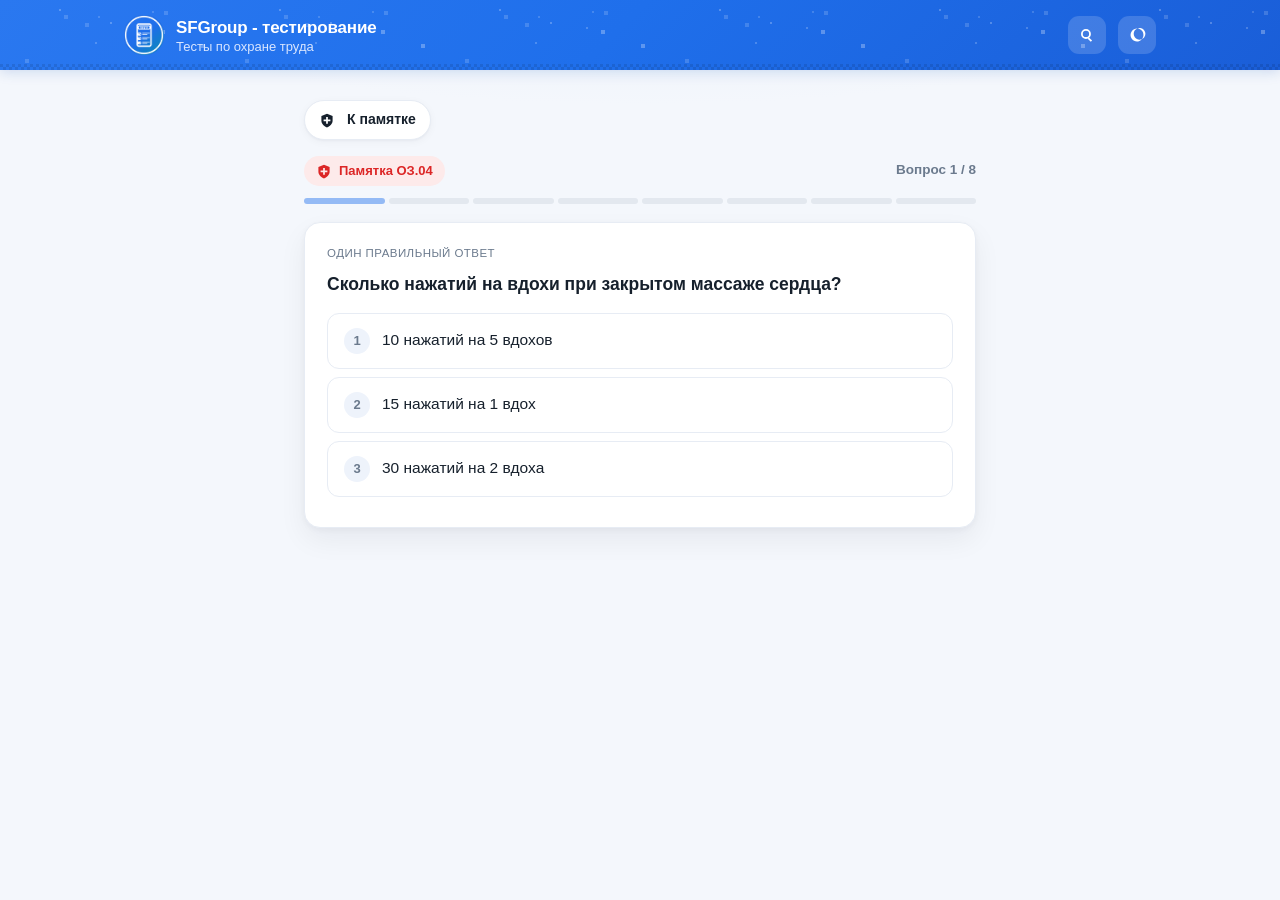
<file: memo-quiz.html>
<!DOCTYPE html>
<html lang="ru">
<head>
<meta charset="UTF-8">
<meta name="viewport" content="width=device-width, initial-scale=1.0">
<title>Проверка по памятке ОЗ.04</title>
<link rel="icon" href="favicon.svg" type="image/svg+xml">
  <link rel="manifest" href="manifest.json">
<link rel="stylesheet" href="common.css?v=13">
<script>
  // тема выбирается до первой отрисовки, чтобы страница не мигала
  try {
    var savedTheme = localStorage.getItem("theme.v1");
    // светлая тема по умолчанию; тёмная — только если её выбрал сам пользователь
    document.documentElement.setAttribute("data-theme", savedTheme === "dark" ? "dark" : "light");
  } catch (e) {}
</script>
<style>
  .test-intro {
    background: var(--surface); border: 1px solid var(--border);
    border-left: 5px solid var(--err); border-radius: var(--radius);
    box-shadow: var(--shadow-2); padding: 18px 20px; margin-bottom: 18px;
  }
  .test-intro h1 { margin: 0 0 6px; font-size: 20px; }
  .test-intro p { margin: 0; color: var(--muted); font-size: 14px; }
</style>
</head>
<body>

<header class="site-header">
  <div class="site-header__inner">
    <a class="site-brand" href="index.html">
      <div class="site-logo">✓</div>
      <div>
        <div class="site-title"><span class="title-full">SFGroup - тестирование</span><span class="title-short">SFGroup</span></div>
        <div class="site-subtitle">Тесты по охране труда</div>
      </div>
    </a>
  </div>
</header>

<main class="page">
  <div class="top-nav"><a class="link-chip" href="memo.html"><span class="marks" data-icon="aid" data-size="16"></span>К памятке</a></div>
  <div id="app">
    <div class="test-intro">
      <h1>Проверка по памятке ОЗ.04</h1>
      <p>8 вопросов по первой помощи — займёт минуту</p>
    </div>
    <div class="loading">Загрузка…</div>
  </div>
</main>


<script src="common.js?v=15"></script>
<script>
// ====== ВОПРОСЫ ПО ПАМЯТКЕ ======
// Составлены по тексту памятки. Поле right — номер верного варианта
// в этом списке; на экране варианты показываются в случайном порядке.
const QUIZ = [
  {
    q: "За какое время нужно оповестить руководителя или диспетчера при обнаружении пострадавшего?",
    a: ["за 4 минуты", "за 10 минут", "за 30 минут"],
    right: 0,
    why: "Памятка: обеспечить оповещение в течение 4 минут с момента обнаружения пострадавшего."
  },
  {
    q: "Что обязательно сказать при звонке в рамках проверки барьера ОЗ.04?",
    a: ["«Это проверка связи. Подтвердите готовность выезда на объект <название объекта>»",
        "«У нас учебная тревога, никуда не выезжайте»",
        "Ничего говорить не нужно — достаточно позвонить"],
    right: 0,
    why: "Это дословная фраза из памятки для условного происшествия."
  },
  {
    q: "Сколько нажатий на вдохи при закрытом массаже сердца?",
    a: ["30 нажатий на 2 вдоха", "15 нажатий на 1 вдох", "10 нажатий на 5 вдохов"],
    right: 0,
    why: "Памятка: 30 нажатий на 2 вдоха."
  },
  {
    q: "Что из перечисленного относится к признакам ИНСУЛЬТА?",
    a: ["асимметрия лица, нарушение речи, слабость в конечностях",
        "боль в левой лопатке и руке",
        "повышенная потливость и тошнота"],
    right: 0,
    why: "Асимметрия лица (опущение угла рта) и нарушение речи — признаки инсульта."
  },
  {
    q: "Что относится к признакам ИНФАРКТА МИОКАРДА?",
    a: ["боль в области сердца и левой лопатке, чувство страха, потливость",
        "опущение угла рта",
        "резкая потеря зрения"],
    right: 0,
    why: "Боль в сердце и левой лопатке, нехватка воздуха, страх, потливость, тошнота."
  },
  {
    q: "Какое положение нужно придать пострадавшему при этих состояниях?",
    a: ["полу сидячее, успокоить", "строго лежа на спине", "сидя с наклоном вперёд"],
    right: 0,
    why: "Памятка: придать полу сидячее положение — лежа нагрузка на сердце возрастает."
  },
  {
    q: "Можно ли давать пострадавшему лекарственные препараты?",
    a: ["Нет, кроме случая, когда такие симптомы были раньше и лечение назначено врачом",
        "Да, любые обезболивающие",
        "Да, если пострадавший сам просит"],
    right: 0,
    why: "Памятка: не давать лекарственные препараты, кроме случая, когда лечение назначено врачом."
  },
  {
    q: "Когда можно прекратить непрямой массаж сердца?",
    a: ["при появлении признаков жизни или при передаче пострадавшего бригаде скорой помощи",
        "через 5 минут после начала",
        "когда приехал руководитель"],
    right: 0,
    why: "Памятка: прекратить при появлении признаков жизни (дыхания, сознания) либо при передаче бригаде скорой."
  }
];

// ====== СОСТОЯНИЕ ======
let deck = [];          // вопросы в перемешанном порядке
let index = 0;
let correctCount = 0;
let answered = false;
let optionOrder = [];   // порядок вариантов в текущем вопросе

// Начинаем (и перезапускаем) проверку: вопросы идут в случайном порядке
function startQuiz() {
  deck = shuffle(QUIZ.slice());
  index = 0;
  correctCount = 0;
  renderQuestion();
}

function progressHtml() {
  let html = '<div class="segments">';
  for (let i = 0; i < deck.length; i++) {
    const cls = i < index ? " done" : (i === index ? " current" : "");
    html += '<span class="segments__item' + cls + '"></span>';
  }
  return html + "</div>";
}

function renderQuestion() {
  const app = document.getElementById("app");
  const item = deck[index];

  if (!item) return renderFinal();

  answered = false;

  // варианты тоже показываем в случайном порядке:
  // верный ответ не должен всегда стоять первым
  optionOrder = shuffle(item.a.map(function (_, i) { return i; }));

  let options = "";
  optionOrder.forEach(function (originalIndex, pos) {
    options +=
      '<label class="option" data-pos="' + pos + '">' +
        '<input type="radio" name="answer" value="' + pos + '">' +
        '<span class="option__num">' + (pos + 1) + '</span>' +
        '<span class="option__text">' + escapeHtml(item.a[originalIndex]) + '</span>' +
      '</label>';
  });

  app.innerHTML =
    '<div class="q-head">' +
      '<span class="badge-block" style="--block:#dc2626;--block-soft:#fdeaea">' +
        uiIcon("aid", 16) + ' Памятка ОЗ.04</span>' +
      '<span class="q-counter">Вопрос ' + (index + 1) + " / " + deck.length + '</span>' +
    '</div>' +
    progressHtml() +
    '<div class="question">' +
      '<div class="q-type">Один правильный ответ</div>' +
      '<h3>' + escapeHtml(item.q) + '</h3>' +
      '<div id="options">' + options + '</div>' +
      '<div class="feedback" id="feedback"></div>' +
      '<div class="actions" id="nextWrap" style="display:none;">' +
        '<button class="btn btn--block" id="nextBtn">' +
          (index + 1 < deck.length ? "Следующий вопрос →" : "Показать результат") +
        '</button>' +
      '</div>' +
    '</div>';

  app.querySelectorAll("label[data-pos]").forEach(function (label) {
    label.querySelector("input").addEventListener("change", function () {
      choose(parseInt(label.dataset.pos, 10));
    });
  });

  document.getElementById("nextBtn").addEventListener("click", function () {
    index++;
    renderQuestion();
  });
}

function choose(pos) {
  if (answered) return;
  answered = true;

  const item = deck[index];
  const rightPos = optionOrder.indexOf(item.right);
  const isRight = pos === rightPos;
  if (isRight) correctCount++;

  document.querySelectorAll("label[data-pos]").forEach(function (label) {
    const p = parseInt(label.dataset.pos, 10);
    label.classList.add("disabled");
    label.querySelector("input").disabled = true;
    if (p === rightPos) label.classList.add("correct-answer");
    else if (p === pos) label.classList.add("wrong-answer");
  });

  const fb = document.getElementById("feedback");
  fb.style.display = "block";
  fb.className = "feedback " + (isRight ? "ok" : "err");
  fb.innerHTML = isRight
    ? '<b><span class="marks">' + uiIcon("check", 16) + '</span>Верно</b>' +
      '<div style="margin-top:6px;">' + escapeHtml(item.why) + '</div>'
    : '<b><span class="marks">' + uiIcon("cross", 16) + '</span>Неверно</b>' +
      '<div style="margin-top:6px;">' + escapeHtml(item.why) + '</div>';

  document.getElementById("nextWrap").style.display = "block";
}

function renderFinal() {
  const app = document.getElementById("app");
  const percent = Math.round(correctCount / deck.length * 100);
  const tone = percent >= 90 ? "ok" : (percent >= 70 ? "warn" : "err");

  const R = 52;
  const C = 2 * Math.PI * R;

  app.innerHTML =
    '<div class="final">' +
      '<h2>Проверка завершена</h2>' +
      '<div class="final__sub">Памятка ОЗ.04 · первая помощь</div>' +

      '<div class="score score--' + tone + '">' +
        '<svg class="score__ring" viewBox="0 0 120 120" aria-hidden="true">' +
          '<circle class="score__track" cx="60" cy="60" r="' + R + '"></circle>' +
          '<circle class="score__value" cx="60" cy="60" r="' + R + '" ' +
            'stroke-dasharray="' + C.toFixed(1) + '" ' +
            'stroke-dashoffset="' + (C * (1 - percent / 100)).toFixed(1) + '"></circle>' +
        '</svg>' +
        '<div class="score__center">' +
          '<div class="score__percent">' + correctCount + " / " + deck.length + '</div>' +
          '<div class="score__sub">' + percent + '% верных</div>' +
        '</div>' +
      '</div>' +

      '<div class="final__sub">' +
        (percent === 100
          ? "Все ответы верные — памятку вы знаете."
          : "Загляните в памятку и попробуйте ещё раз.") +
      '</div>' +

      '<div class="final-buttons">' +
        '<button class="btn" id="againBtn">Пройти заново</button>' +
        '<a class="btn btn--secondary" href="memo.html">К памятке</a>' +
      '</div>' +
    '</div>';

  document.getElementById("againBtn").addEventListener("click", startQuiz);
}

startQuiz();
</script>
</body>
</html>
</file>
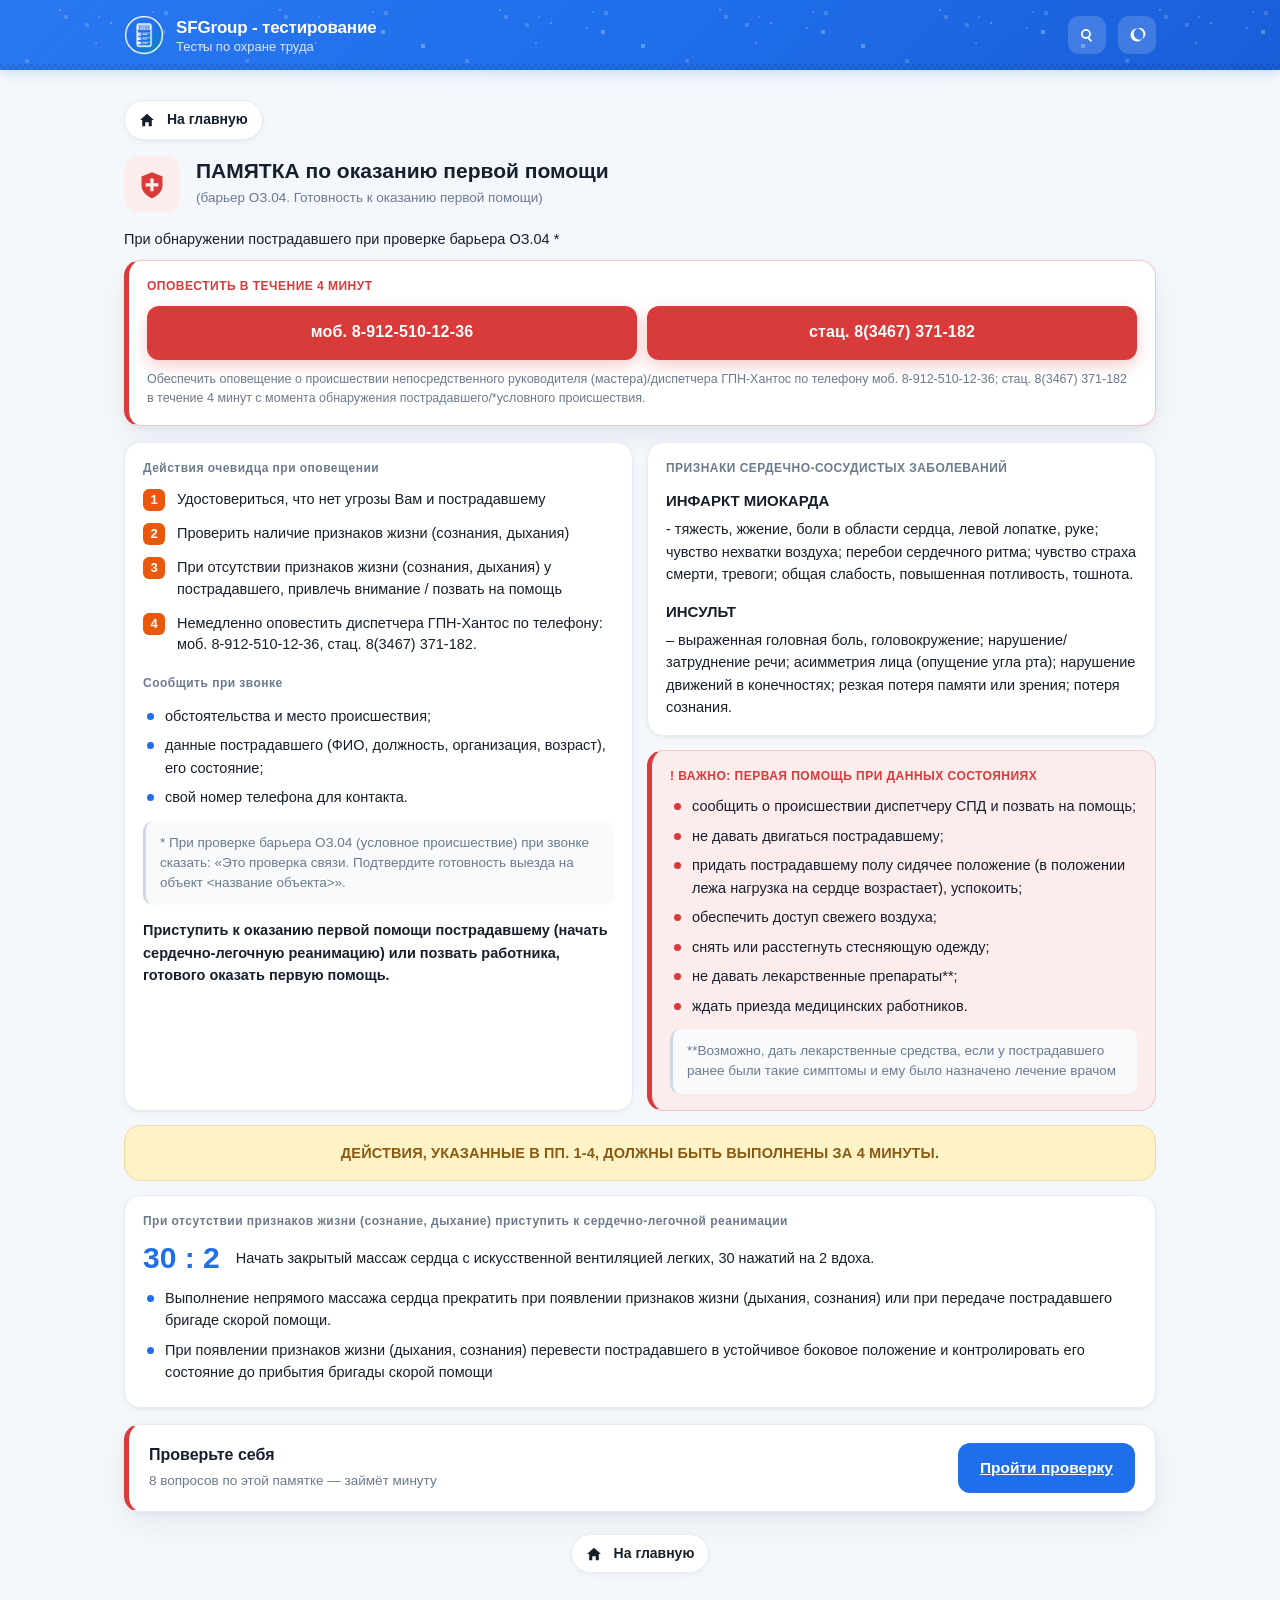
<file: memo.html>
<!DOCTYPE html>
<html lang="ru">
<head>
<meta charset="UTF-8">
<meta name="viewport" content="width=device-width, initial-scale=1.0">
<title>Памятка по оказанию первой помощи</title>
<link rel="icon" href="favicon.svg" type="image/svg+xml">
  <link rel="manifest" href="manifest.json">
<link rel="stylesheet" href="common.css?v=13">
<script>
  // тема выбирается до первой отрисовки, чтобы страница не мигала
  try {
    var savedTheme = localStorage.getItem("theme.v1");
    // светлая тема по умолчанию; тёмная — только если её выбрал сам пользователь
    document.documentElement.setAttribute("data-theme", savedTheme === "dark" ? "dark" : "light");
  } catch (e) {}
</script>
<style>

  /* шапка памятки: логотип и заголовок */
  .memo-head { display: flex; align-items: center; gap: 16px; margin-bottom: 16px; }
  .memo-head__icon {
    width: 56px; height: 56px; flex: 0 0 auto; border-radius: 14px;
    background: var(--err-soft); color: var(--err);
    display: flex; align-items: center; justify-content: center;
  }
  .memo-head h1 { margin: 0; font-size: 21px; line-height: 1.25; }
  .memo-head p { margin: 4px 0 0; color: var(--muted); font-size: 13.5px; }

  /* блок «позвонить» */
  .call {
    background: var(--surface); border: 1px solid #f2c9c9; border-left: 5px solid var(--err);
    border-radius: var(--radius); box-shadow: var(--shadow-2);
    padding: 16px 18px; margin-bottom: 16px;
  }
  [data-theme="dark"] .call { border-color: #4a2a2a; border-left-color: var(--err); }
  .call__label { font-size: 12px; font-weight: 700; letter-spacing: .04em;
                 text-transform: uppercase; color: var(--err); margin-bottom: 10px; }
  .call__row { display: flex; gap: 10px; flex-wrap: wrap; }
  .call__btn {
    flex: 1 1 200px; display: inline-flex; align-items: center; justify-content: center; gap: 9px;
    padding: 14px 18px; min-height: 54px; border-radius: var(--radius-sm);
    background: var(--err); color: #fff; text-decoration: none;
    font-size: 16px; font-weight: 700; letter-spacing: .01em;
    box-shadow: 0 6px 16px rgba(217,58,58,.25);
    transition: transform .14s, box-shadow .15s, background .15s;
  }
  .call__btn:hover { background: #c62f2f; transform: translateY(-1px);
                     box-shadow: 0 10px 22px rgba(217,58,58,.3); }
  .call__note { margin-top: 10px; font-size: 12.5px; color: var(--muted); }

  /* две колонки как в самой памятке */
  .memo-grid { display: grid; gap: 14px; margin-bottom: 14px; }
  @media (min-width: 780px) { .memo-grid { grid-template-columns: 1fr 1fr; } }

  .memo-block {
    background: var(--surface); border: 1px solid var(--border);
    border-radius: var(--radius); box-shadow: var(--shadow-1);
    padding: 16px 18px;
  }
  .memo-block__title {
    margin: 0 0 12px; font-size: 12px; font-weight: 700;
    letter-spacing: .04em; color: var(--muted);
  }

  /* шаги с номерами — как оранжевые квадратики в документе */
  .step { display: flex; gap: 12px; margin-bottom: 12px; }
  .step__num {
    width: 22px; height: 22px; flex: 0 0 auto; border-radius: 6px;
    background: #ea580c; color: #fff; font-size: 13px; font-weight: 700;
    display: flex; align-items: center; justify-content: center;
  }
  .step__text { font-size: 14.5px; line-height: 1.5; }

  .plain { font-size: 14.5px; line-height: 1.55; margin: 0 0 10px; }
  .plain:last-child { margin-bottom: 0; }
  .plain--accent { font-weight: 600; }

  .ticks { list-style: none; margin: 0; padding: 0; }
  .ticks li { position: relative; padding-left: 22px; font-size: 14.5px; margin-bottom: 7px; }
  .ticks li::before {
    content: ""; position: absolute; left: 4px; top: 8px;
    width: 7px; height: 7px; border-radius: 50%; background: var(--accent);
  }
  .ticks--warn li::before { background: var(--err); }

  /* сноски и важные плашки */
  .memo-note {
    background: var(--surface-2); border-left: 3px solid var(--border-strong);
    border-radius: 10px; padding: 12px 14px; font-size: 13.5px; line-height: 1.5;
    color: var(--muted); margin-top: 12px;
  }
  .memo-note b { color: var(--text); }

  .sos {
    background: var(--err-soft); border: 1px solid #f2c9c9; border-left: 5px solid var(--err);
    border-radius: var(--radius); padding: 16px 18px;
  }
  [data-theme="dark"] .sos { border-color: #4a2a2a; border-left-color: var(--err); }
  .sos__title { font-size: 12px; font-weight: 700; text-transform: uppercase;
                letter-spacing: .04em; color: var(--err); margin-bottom: 10px; }
  .sos h3 { margin: 0 0 6px; font-size: 15px; }
  .sos h3 + p { margin-top: 0; }
  .sos p { font-size: 14px; line-height: 1.5; margin: 0 0 14px; color: var(--text); }
  .sos p:last-child { margin-bottom: 0; }

  /* плашка «за 4 минуты» */
  .deadline {
    background: var(--warn-soft); border: 1px solid #f0d9a8;
    border-radius: var(--radius); padding: 16px 18px; margin-bottom: 14px; text-align: center;
  }
  [data-theme="dark"] .deadline { border-color: #4a4022; }
  .deadline__text { font-size: 14.5px; font-weight: 700; color: #8a5a12; letter-spacing: .01em; }
  [data-theme="dark"] .deadline__text { color: #e0a33f; }

  /* реанимация: крупно главное число */
  .cpr { display: flex; align-items: center; gap: 16px; flex-wrap: wrap; }
  .cpr__big {
    font-size: 30px; font-weight: 700; color: var(--accent); line-height: 1;
    font-variant-numeric: tabular-nums;
  }

  /* кнопка «проверить себя» */
  .memo-test {
    display: flex; align-items: center; gap: 16px; flex-wrap: wrap;
    background: var(--surface); border: 1px solid var(--border);
    border-left: 5px solid var(--err); border-radius: var(--radius);
    box-shadow: var(--shadow-2); padding: 18px 20px; margin-top: 16px;
  }
  .memo-test__body { flex: 1 1 240px; min-width: 0; }
  .memo-test__title { display: block; font-size: 16px; font-weight: 600; }
  .memo-test__meta { display: block; font-size: 13.5px; color: var(--muted); margin-top: 3px; }
</style>
</head>
<body>

<header class="site-header">
  <div class="site-header__inner">
    <a class="site-brand" href="index.html">
      <div class="site-logo">✓</div>
      <div>
        <div class="site-title"><span class="title-full">SFGroup - тестирование</span><span class="title-short">SFGroup</span></div>
        <div class="site-subtitle">Тесты по охране труда</div>
      </div>
    </a>
  </div>
</header>

<main class="page page--hero">
  <div class="top-nav"><a class="link-chip" href="index.html"><span class="marks" data-icon="home" data-size="16"></span>На главную</a></div>

  <div class="memo-head">
    <span class="memo-head__icon" data-icon="aid" data-size="30"></span>
    <div>
      <h1>ПАМЯТКА по оказанию первой помощи</h1>
      <p>(барьер ОЗ.04. Готовность к оказанию первой помощи)</p>
    </div>
  </div>

  <p class="plain">При обнаружении пострадавшего при проверке барьера ОЗ.04 *</p>

  <div class="call">
    <div class="call__label">Оповестить в течение 4 минут</div>
    <div class="call__row">
      <a class="call__btn" href="tel:+79125101236">моб. 8-912-510-12-36</a>
      <a class="call__btn" href="tel:+73467371182">стац. 8(3467) 371-182</a>
    </div>
    <div class="call__note">
      Обеспечить оповещение о происшествии непосредственного руководителя (мастера)/диспетчера
      ГПН-Хантос по телефону моб. 8-912-510-12-36; стац. 8(3467) 371-182 в течение 4 минут
      с момента обнаружения пострадавшего/*условного происшествия.
    </div>
  </div>

  <div class="memo-grid">

    <div class="memo-block">
      <h2 class="memo-block__title">Действия очевидца при оповещении</h2>

      <div class="step">
        <span class="step__num">1</span>
        <span class="step__text">Удостовериться, что нет угрозы Вам и пострадавшему</span>
      </div>
      <div class="step">
        <span class="step__num">2</span>
        <span class="step__text">Проверить наличие признаков жизни (сознания, дыхания)</span>
      </div>
      <div class="step">
        <span class="step__num">3</span>
        <span class="step__text">При отсутствии признаков жизни (сознания, дыхания) у пострадавшего, привлечь внимание / позвать на помощь</span>
      </div>
      <div class="step">
        <span class="step__num">4</span>
        <span class="step__text">Немедленно оповестить диспетчера ГПН-Хантос по телефону: моб. 8-912-510-12-36, стац. 8(3467) 371-182.</span>
      </div>

      <h2 class="memo-block__title" style="margin-top:18px;">Сообщить при звонке</h2>
      <ul class="ticks">
        <li>обстоятельства и место происшествия;</li>
        <li>данные пострадавшего (ФИО, должность, организация, возраст), его состояние;</li>
        <li>свой номер телефона для контакта.</li>
      </ul>

      <div class="memo-note">
        * При проверке барьера ОЗ.04 (условное происшествие) при звонке сказать:
        «Это проверка связи. Подтвердите готовность выезда на объект &lt;название объекта&gt;».
      </div>

      <p class="plain plain--accent" style="margin-top:14px;">
        Приступить к оказанию первой помощи пострадавшему (начать сердечно-легочную реанимацию)
        или позвать работника, готового оказать первую помощь.
      </p>
    </div>

    <div>
      <div class="memo-block" style="margin-bottom:14px;">
        <h2 class="memo-block__title">ПРИЗНАКИ СЕРДЕЧНО-СОСУДИСТЫХ ЗАБОЛЕВАНИЙ</h2>

        <h3 style="margin:0 0 6px; font-size:15px;">ИНФАРКТ МИОКАРДА</h3>
        <p class="plain">- тяжесть, жжение, боли в области сердца, левой лопатке, руке; чувство
          нехватки воздуха; перебои сердечного ритма; чувство страха смерти, тревоги;
          общая слабость, повышенная потливость, тошнота.</p>

        <h3 style="margin:14px 0 6px; font-size:15px;">ИНСУЛЬТ</h3>
        <p class="plain">– выраженная головная боль, головокружение; нарушение/ затруднение речи;
          асимметрия лица (опущение угла рта); нарушение движений в конечностях; резкая потеря
          памяти или зрения; потеря сознания.</p>
      </div>

      <div class="sos">
        <div class="sos__title">! ВАЖНО: первая помощь при данных состояниях</div>
        <ul class="ticks ticks--warn">
          <li>сообщить о происшествии диспетчеру СПД и позвать на помощь;</li>
          <li>не давать двигаться пострадавшему;</li>
          <li>придать пострадавшему полу сидячее положение (в положении лежа нагрузка на сердце
            возрастает), успокоить;</li>
          <li>обеспечить доступ свежего воздуха;</li>
          <li>снять или расстегнуть стесняющую одежду;</li>
          <li>не давать лекарственные препараты**;</li>
          <li>ждать приезда медицинских работников.</li>
        </ul>
        <div class="memo-note">
          **Возможно, дать лекарственные средства, если у пострадавшего ранее были такие симптомы и ему было назначено лечение врачом
        </div>
      </div>
    </div>

  </div>

  <div class="deadline">
    <div class="deadline__text">ДЕЙСТВИЯ, УКАЗАННЫЕ В ПП. 1-4, ДОЛЖНЫ БЫТЬ ВЫПОЛНЕНЫ ЗА 4 МИНУТЫ.</div>
  </div>

  <div class="memo-block">
    <h2 class="memo-block__title">При отсутствии признаков жизни (сознание, дыхание)
      приступить к сердечно-легочной реанимации</h2>

    <div class="cpr">
      <div class="cpr__big">30 : 2</div>
      <p class="plain" style="margin:0;">
        Начать закрытый массаж сердца с искусственной вентиляцией легких,
        30 нажатий на 2 вдоха.
      </p>
    </div>

    <ul class="ticks" style="margin-top:14px;">
      <li>Выполнение непрямого массажа сердца прекратить при появлении признаков жизни
        (дыхания, сознания) или при передаче пострадавшего бригаде скорой помощи.</li>
      <li>При появлении признаков жизни (дыхания, сознания) перевести пострадавшего
        в устойчивое боковое положение и контролировать его состояние до прибытия бригады
        скорой помощи</li>
    </ul>
  </div>

  <div class="memo-test">
    <span class="memo-test__body">
      <span class="memo-test__title">Проверьте себя</span>
      <span class="memo-test__meta">8 вопросов по этой памятке — займёт минуту</span>
    </span>
    <a class="btn" href="memo-quiz.html">Пройти проверку</a>
  </div>

  <div style="text-align:center; margin-top:22px;">
    <a class="link-chip" href="index.html"><span class="marks" data-icon="home" data-size="16"></span>На главную</a>
  </div>
</main>


<script src="common.js?v=15"></script>
</body>
</html>
</file>
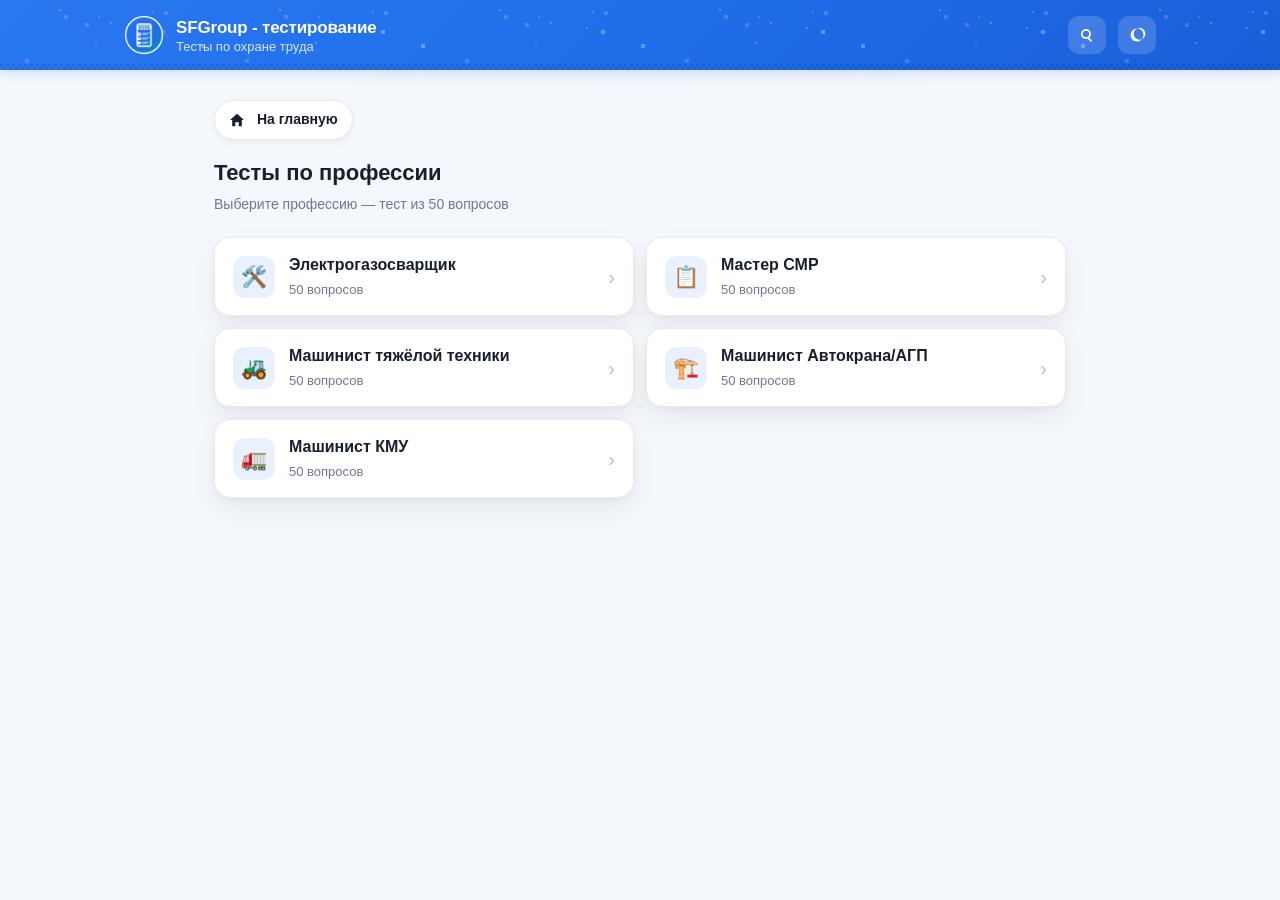
<file: professions.html>
<!DOCTYPE html>
<html lang="ru">
<head>
<meta charset="UTF-8">
<meta name="viewport" content="width=device-width, initial-scale=1.0">
<title>Тесты по профессии</title>
<link rel="icon" href="favicon.svg" type="image/svg+xml">
  <link rel="manifest" href="manifest.json">
<link rel="stylesheet" href="common.css?v=13">
<script>
  // тема выбирается до первой отрисовки, чтобы страница не мигала
  try {
    var savedTheme = localStorage.getItem("theme.v1");
    // светлая тема по умолчанию; тёмная — только если её выбрал сам пользователь
    document.documentElement.setAttribute("data-theme", savedTheme === "dark" ? "dark" : "light");
  } catch (e) {}
</script>
</head>
<body>

<header class="site-header">
  <div class="site-header__inner">
    <a class="site-brand" href="index.html">
      <div class="site-logo">✓</div>
      <div>
        <div class="site-title"><span class="title-full">SFGroup - тестирование</span><span class="title-short">SFGroup</span></div>
        <div class="site-subtitle">Тесты по охране труда</div>
      </div>
    </a>
  </div>
</header>

<main class="page page--wide">
  <div class="top-nav"><a class="link-chip" href="index.html"><span class="marks" data-icon="home" data-size="16"></span>На главную</a></div>
  <h1 class="page-title">Тесты по профессии</h1>
  <p class="page-sub">Выберите профессию — тест из 50 вопросов</p>
  <div class="card-list" id="list">
    <div class="skeleton">
      <div class="skeleton__row"></div>
      <div class="skeleton__row"></div>
      <div class="skeleton__row"></div>
    </div>
  </div>
</main>


<script src="common.js?v=15"></script>
<script>
// карточка профессии: иконка-каска, название и число вопросов
function card(title, meta, iconHtml, href) {
  const a = document.createElement("a");
  a.className = "card-link";
  a.href = href;
  a.innerHTML =
    '<span class="card-link__icon">' + iconHtml + '</span>' +
    '<span class="card-link__body"><span class="card-link__title"></span>' +
      '<span class="card-link__meta"></span></span>' +
    '<span class="card-link__chev">›</span>';
  a.querySelector(".card-link__title").textContent = title;
  a.querySelector(".card-link__meta").textContent = meta;
  return a;
}

async function load() {
  const tests = await fetchJson("tests.json");
  const professions = tests.filter(function (t) {
    return (t.group || "profession") === "profession";
  });

  const box = document.getElementById("list");
  box.innerHTML = "";

  professions.forEach(function (t) {
    const count = (t.parts || []).reduce(function (s, p) { return s + p.count; }, 0);
    box.appendChild(card(
      t.title,
      count + " " + plural(count, "вопрос", "вопроса", "вопросов"),
      workerIcon(t.id),
      "test.html?id=" + encodeURIComponent(t.id)
    ));
  });

  fillIcons(box);
}

load().catch(function (e) {
  document.getElementById("list").innerHTML =
    '<div class="error-box">Ошибка: ' + escapeHtml(e.message) + '<br>' +
    'Проверь, что файл <b>tests.json</b> лежит рядом со страницей.</div>';
});
</script>
</body>
</html>
</file>
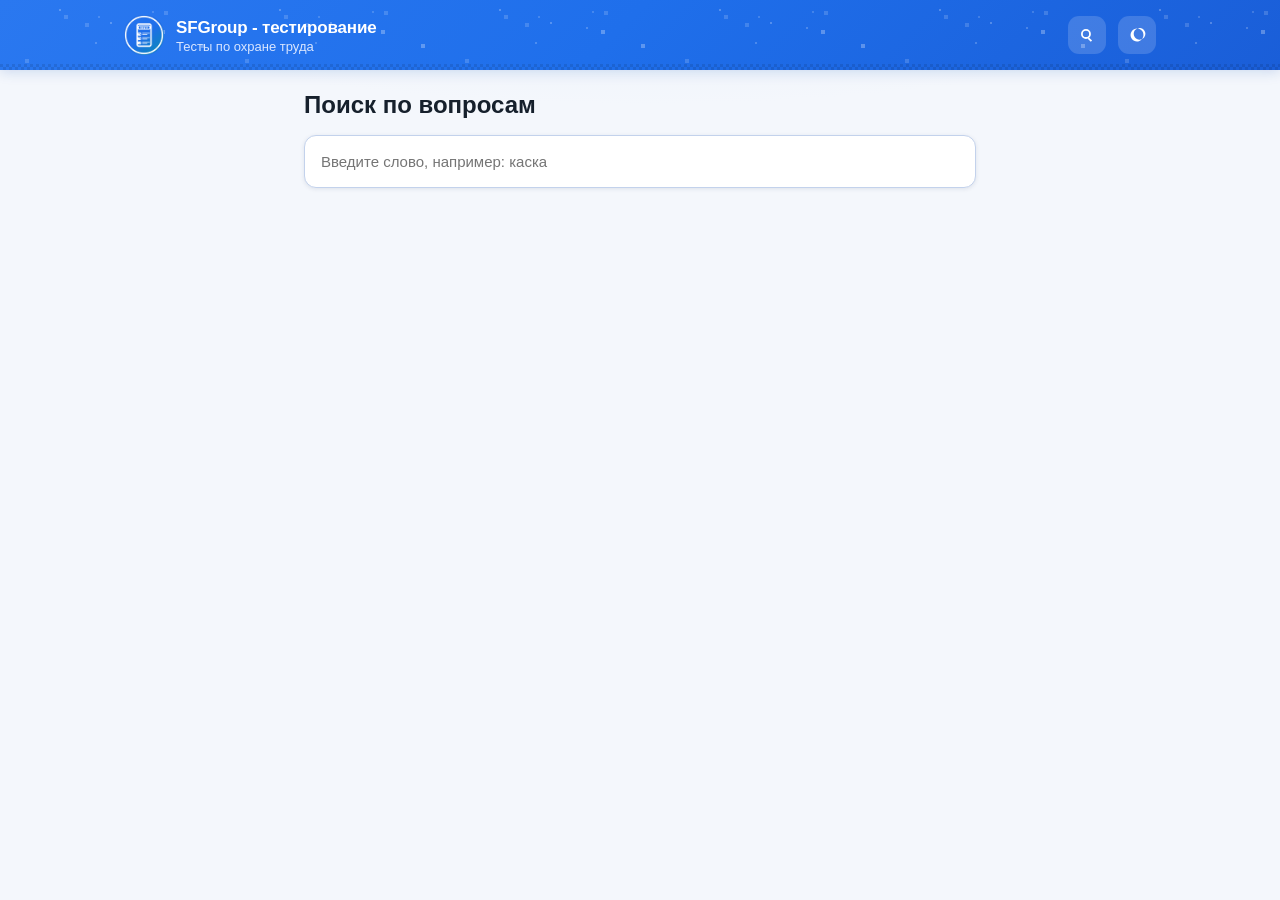
<file: search.html>
<!DOCTYPE html>
<html lang="ru">
<head>
<meta charset="UTF-8">
<meta name="viewport" content="width=device-width, initial-scale=1.0">
<title>Поиск по вопросам</title>
<link rel="icon" href="favicon.svg" type="image/svg+xml">
  <link rel="manifest" href="manifest.json">
<link rel="stylesheet" href="common.css?v=13">
<script>
  // тема выбирается до первой отрисовки, чтобы страница не мигала
  try {
    var savedTheme = localStorage.getItem("theme.v1");
    // светлая тема по умолчанию; тёмная — только если её выбрал сам пользователь
    document.documentElement.setAttribute("data-theme", savedTheme === "dark" ? "dark" : "light");
  } catch (e) {}
</script>
</head>
<body>

<header class="site-header">
  <div class="site-header__inner">
    <a class="site-brand" href="index.html">
      <div class="site-logo">✓</div>
      <div>
        <div class="site-title">SFGroup - тестирование</div>
        <div class="site-subtitle">Тесты по охране труда</div>
      </div>
    </a>
  </div>
</header>

<main class="page" id="searchPage">
  <h1>Поиск по вопросам</h1>

  <div class="search-box">
    <input id="searchInput" type="search" placeholder="Введите слово, например: каска"
           autocomplete="off" spellcheck="false">
  </div>
  <p class="search-count" id="searchCount"></p>
  <div class="search-results" id="searchResults"></div>
</main>


<script src="common.js?v=15"></script>
</body>
</html>
</file>
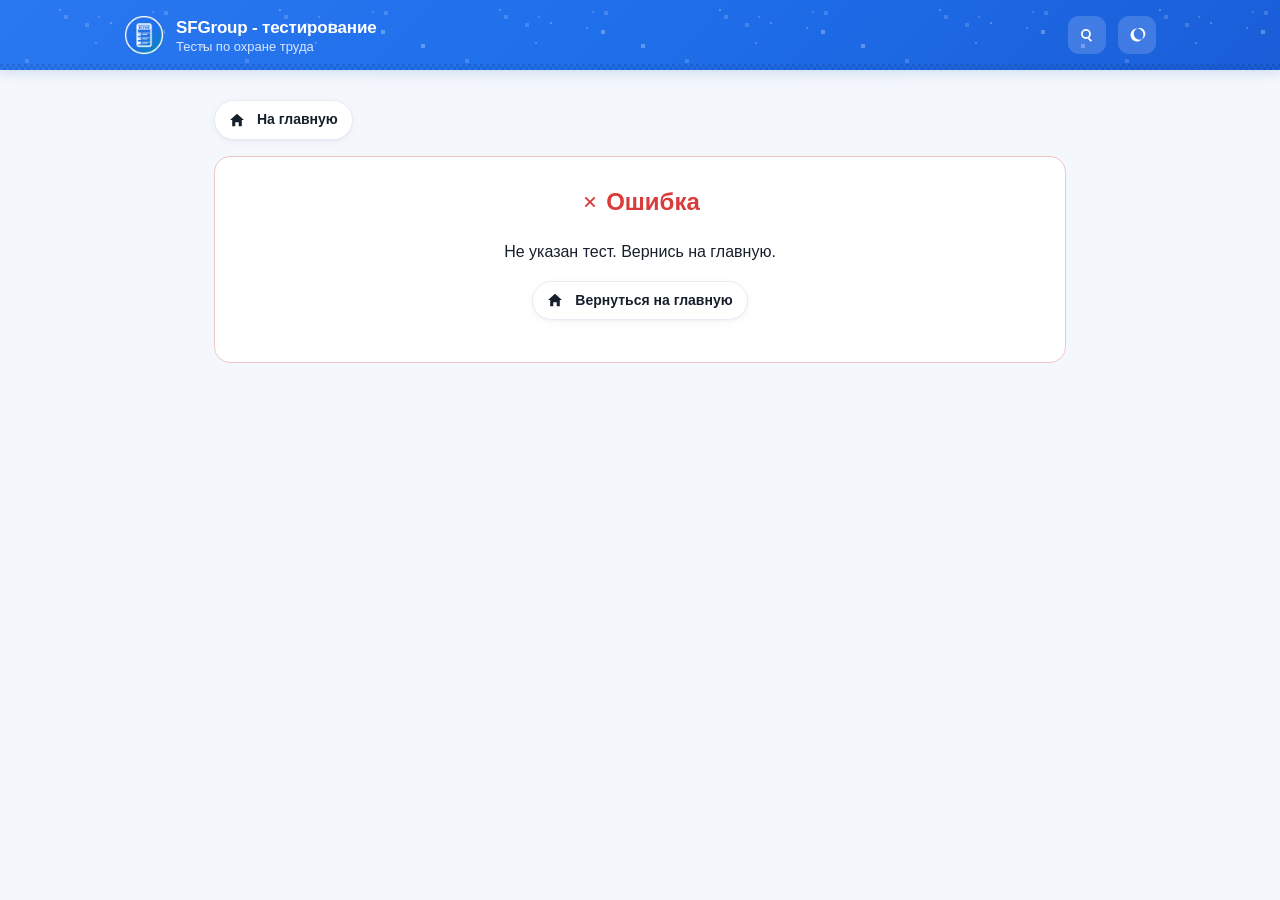
<file: test.html>
<!DOCTYPE html>
<html lang="ru">
<head>
<meta charset="UTF-8">
<meta name="viewport" content="width=device-width, initial-scale=1.0">
<title>Тест</title>
<link rel="icon" href="favicon.svg" type="image/svg+xml">
  <link rel="manifest" href="manifest.json">
<link rel="stylesheet" href="common.css?v=13">
<script>
  // тема выбирается до первой отрисовки, чтобы страница не мигала
  try {
    var savedTheme = localStorage.getItem("theme.v1");
    // светлая тема по умолчанию; тёмная — только если её выбрал сам пользователь
    document.documentElement.setAttribute("data-theme", savedTheme === "dark" ? "dark" : "light");
  } catch (e) {}
</script>
<style>

  /* ===== шапка вопроса ===== */
  .q-head { display: flex; align-items: center; gap: 10px; flex-wrap: wrap; margin-bottom: 10px; }
  .badge-block {
    display: inline-flex; align-items: center; gap: 7px;
    padding: 5px 12px; border-radius: 999px;
    font-size: 13px; font-weight: 600;
    background: var(--block-soft, var(--accent-soft));
    color: var(--block, var(--accent));
  }
  .q-counter {
    margin-left: auto; font-size: 13.5px; font-weight: 600;
    color: var(--muted); font-variant-numeric: tabular-nums;
  }

  /* ===== прогресс ===== */
  .segments { display: flex; gap: 4px; margin: 12px 0 18px; }
  .segments__item { flex: 1 1 0; height: 6px; border-radius: 3px; background: #e3e8ef; }
  .segments__item.done { background: var(--accent); }
  .segments__item.current { background: var(--accent); opacity: .45; }

  /* ===== вопрос ===== */
  .question {
    background: var(--surface); border: 1.5px solid var(--border);
    border-radius: var(--radius); padding: 22px; box-shadow: var(--shadow-2);
    animation: q-in .22s ease both;
  }
  @keyframes q-in { from { opacity: 0; transform: translateY(6px); } to { opacity: 1; transform: none; } }
  .q-type {
    font-size: 11.5px; text-transform: uppercase; letter-spacing: .04em;
    color: var(--muted); margin-bottom: 8px;
  }
  .question h3 { margin: 0 0 16px; font-size: 17.5px; font-weight: 600; line-height: 1.5; }

  .option {
    display: flex; align-items: flex-start; gap: 12px;
    padding: 14px 16px; margin: 8px 0;
    border: 1.5px solid var(--border); border-radius: var(--radius-sm);
    background: #fff; cursor: pointer;
    transition: border-color .15s, background .15s, box-shadow .15s;
  }
  .option:not(.disabled):hover { border-color: #c7d6ee; background: var(--accent-soft); }
  .option.selected { border-color: var(--accent); background: var(--accent-soft); }
  .option.disabled { cursor: default; }
  .option input {
    margin: 3px 0 0; flex: 0 0 auto;
    width: 18px; height: 18px; accent-color: var(--accent);
  }
  .option__text { font-size: 15.5px; }

  .option.correct-answer { border-color: var(--ok); background: var(--ok-soft); box-shadow: inset 4px 0 0 var(--ok); }
  .option.wrong-answer { border-color: var(--err); background: var(--err-soft); box-shadow: inset 4px 0 0 var(--err); }
  .option.missed-answer { border-color: var(--accent); background: #fff; box-shadow: inset 4px 0 0 var(--accent); }
  /* отметки в вариантах — простые символы вместо цветных эмодзи (см. common.css) */

  /* ===== отклик ===== */
  .feedback { margin-top: 16px; padding: 14px 16px; border-radius: var(--radius-sm); font-size: 15px; display: none; }
  .feedback.ok { background: var(--ok-soft); color: #14653c; border-left: 4px solid var(--ok); }
  .feedback.err { background: var(--err-soft); color: #992b2b; border-left: 4px solid var(--err); }
  .fb-row { padding: 4px 0; }
  .fb-row--ok { color: #14653c; }
  .fb-row--plus { color: var(--accent); }
  .fb-row--bad { color: #992b2b; text-decoration: line-through; }

  .actions { margin-top: 18px; }
  .actions + .actions { margin-top: 10px; }

  /* ===== результат ===== */
  .final {
    background: var(--surface); border: 1.5px solid var(--border);
    border-radius: var(--radius); padding: 26px; box-shadow: var(--shadow-2);
  }
  .final h2 { margin: 0 0 6px; font-size: 21px; text-align: center; }
  .final__sub { text-align: center; color: var(--muted); font-size: 14px; margin-bottom: 18px; }

  .score { position: relative; width: 150px; height: 150px; margin: 6px auto 20px; }
  .score__ring { width: 100%; height: 100%; transform: rotate(-90deg); }
  .score__track { fill: none; stroke: #e3e8ef; stroke-width: 10; }
  .score__value { fill: none; stroke-width: 10; stroke-linecap: round; transition: stroke-dashoffset .6s ease; }
  .score--ok .score__value { stroke: var(--ok); }
  .score--warn .score__value { stroke: var(--warn); }
  .score--err .score__value { stroke: var(--err); }
  .score__center {
    position: absolute; inset: 0;
    display: flex; flex-direction: column; align-items: center; justify-content: center;
  }
  .score__percent { font-size: 30px; font-weight: 700; line-height: 1; font-variant-numeric: tabular-nums; }
  .score__sub { font-size: 13px; color: var(--muted); margin-top: 4px; }

  .topic-results { width: 100%; border-collapse: collapse; font-size: 14.5px; margin-top: 6px; }
  .topic-results th, .topic-results td { padding: 9px 10px; border-bottom: 1px solid var(--border); text-align: left; }
  .topic-results th { font-size: 11.5px; text-transform: uppercase; letter-spacing: .04em; color: var(--muted); }
  .topic-results .num { font-variant-numeric: tabular-nums; }
  .topic-results .ok { color: #14653c; font-weight: 600; }
  .topic-results .fail { color: #992b2b; font-weight: 600; }
  .dot { display: inline-block; width: 9px; height: 9px; border-radius: 50%; margin-right: 8px; }

  .mistakes { margin-top: 24px; }
  .mistakes__title { font-size: 15px; font-weight: 700; margin-bottom: 10px; }
  .mistake {
    border: 1px solid var(--border); border-left: 4px solid var(--err);
    border-radius: var(--radius-sm); padding: 12px 14px; margin-bottom: 10px; background: #fff;
  }
  .mistake__q { font-weight: 600; font-size: 15px; margin-bottom: 8px; }
  .mistake__row { font-size: 14px; margin-top: 4px; }
  .mistake__row--bad { color: #992b2b; }
  .mistake__row--good { color: #14653c; }
  .mistake__label { color: var(--muted); }

  .final-buttons { display: flex; gap: 10px; justify-content: center; flex-wrap: wrap; margin-top: 24px; }
  .final-buttons .btn { min-width: 170px; }

  .error { background: var(--surface); border: 1.5px solid #f4c7c7; border-radius: var(--radius); padding: 26px; text-align: center; }
  .error h2 { color: var(--err); margin-top: 0; }

  @media (max-width: 560px) {
    .final-buttons .btn { min-width: 100%; }
    .topic-results thead { display: none; }
    .topic-results tr { display: block; border-bottom: 1px solid var(--border); padding: 8px 0; }
    .topic-results td { display: inline-block; border: 0; padding: 2px 8px 2px 0; }
  }

  @media print {
    .site-header, .site-footer, .top-nav, .final-buttons, .actions, .feedback { display: none !important; }
    body { background: #fff; }
    .page { padding: 0; max-width: none; }
    .final { box-shadow: none; border-color: #d5d5d5; padding: 0; }
    .mistake { break-inside: avoid; }
    .score { width: 120px; height: 120px; }
  }
</style>

<script>
  // Начинаем грузить вопросы нужного блока ещё до отрисовки страницы:
  // id вида "work-rv" -> файл q-rv.json. Так первый вопрос появляется быстрее.
  (function () {
    try {
      const id = new URLSearchParams(location.search).get("id") || "";
      if (id.indexOf("work-") === 0) {
        const topic = id.slice(5);
        window.__blockPrefetchTopic = topic;
        window.__blockPrefetch = fetch("q-" + topic + ".json", { cache: "no-cache" });
      }
    } catch (e) {
      // не получилось — загрузим обычным путём
    }
  })();
</script>
</head>
<body>

<header class="site-header">
  <div class="site-header__inner">
    <a class="site-brand" href="index.html">
      <div class="site-logo">✓</div>
      <div>
        <div class="site-title"><span class="title-full">SFGroup - тестирование</span><span class="title-short">SFGroup</span></div>
        <div class="site-subtitle">Тесты по охране труда</div>
      </div>
    </a>
  </div>
</header>

<main class="page page--wide">
  <div class="top-nav">
    <a class="link-chip" id="homeLink" href="index.html"><span class="marks" data-icon="home" data-size="16"></span>На главную</a>
  </div>
  <div id="app">
    <div class="loading">Загрузка теста…</div>
  </div>
</main>


<script src="common.js?v=15"></script>
<script>
// ====== ВСПОМОГАТЕЛЬНОЕ ======
// shuffle и questionKey лежат в common.js
function getParam(name) {
  return new URLSearchParams(window.location.search).get(name);
}

// ====== СОСТОЯНИЕ ======
let test = null;
let allQuestions = null;
let items = [];
let currentIndex = 0;
let topicStats = {};
let activeParts = [];     // что проходим: билет блока или тест целиком
let displayTitle = "";    // заголовок страницы (с номером билета)
let currentTicket = 0;    // номер билета (0 — тест по профессии)
let answers = [];         // ответы пользователя (для сводки ошибок)
let finished = false;     // тест доведён до конца
let usedQuestionKeys = {};// формулировки, уже попавшие в этот тест

// Названия и цвета блоков (BLOCKS, TOPIC_NAMES) лежат в common.js

// ====== ЗАГРУЗКА ======
async function start() {
  const id = getParam("id");
  if (!id) return showError("Не указан тест. Вернись на главную.");

  try {
    const tests = await fetchJson("tests.json");

    test = tests.find(function (t) { return t.id === id; });
    if (!test) return showError("Тест не найден: " + id);

    const ticketNumber = parseInt(getParam("ticket"), 10);

    // тест по виду работ открывается только через выбор билета
    if (test.group === "work" && !ticketNumber) {
      window.location.replace("block.html?id=" + encodeURIComponent(test.id));
      return;
    }

    // грузим только те блоки, которые нужны этому тесту
    const topics = neededTopics(test);
    const arrays = await Promise.all(topics.map(loadBlockArray));
    allQuestions = {};
    topics.forEach(function (topic, index) { allQuestions[topic] = arrays[index]; });

    currentTicket = ticketNumber || 0;
    activeParts = buildParts(test, allQuestions, ticketNumber);
    displayTitle = ticketNumber ? test.title + " — билет " + ticketNumber : test.title;
    document.title = displayTitle;

    // запоминаем, что открывали: на главной появится кнопка «Продолжить»
    saveLastVisit(
      "test.html?id=" + encodeURIComponent(test.id) +
        (ticketNumber ? "&ticket=" + ticketNumber : ""),
      ticketNumber ? "Билет " + ticketNumber + " · " + test.title : test.title
    );

    buildTest();
    renderQuestion();
  } catch (e) {
    const back = test && test.group === "work"
      ? "block.html?id=" + encodeURIComponent(id)
      : null;
    showError(e.message, back);
  }
}

// Какие блоки нужны для этого теста
function neededTopics(t) {
  if (t.group === "work") return [t.topic];

  const topics = [];
  t.parts.forEach(function (part) {
    if (topics.indexOf(part.topic) < 0) topics.push(part.topic);
  });
  return topics;
}

// Загрузка вопросов одного блока (подхватывает раннюю загрузку из <head>)
function loadBlockArray(topic) {
  const url = "q-" + topic + ".json";
  const early = (window.__blockPrefetchTopic === topic) ? window.__blockPrefetch : null;

  const request = early
    ? early.catch(function () { return fetch(url, { cache: "no-cache" }); })
    : fetch(url, { cache: "no-cache" });

  return request.then(function (response) {
    if (!response.ok) {
      throw new Error("Не найден файл блока " + url +
        ". После правки questions.json файлы блоков нужно пересобрать.");
    }
    return response.json();
  });
}

// Что проходим: билет блока (по видам работ) или части теста по профессии
function buildParts(t, all, ticketNumber) {
  if (t.group !== "work") return t.parts;

  const pool = all[t.topic] || [];
  const ticket = splitIntoTickets(pool.length, t.ticketSize)[ticketNumber - 1];
  if (!ticket) throw new Error("Билет " + ticketNumber + " не найден");

  return [{ topic: t.topic, offset: ticket.offset, count: ticket.count }];
}

// ====== СБОРКА ТЕСТА ======
// выборка без повторов формулировок (pickUnique) лежит в common.js

function buildTest() {
  items = [];
  answers = [];
  topicStats = {};
  finished = false;
  usedQuestionKeys = {};

  for (const part of activeParts) {
    const pool = allQuestions[part.topic] || [];
    if (pool.length === 0) {
      console.warn("Нет вопросов для темы:", part.topic);
      continue;
    }

    // билет — свой кусок блока по порядку файла; тест по профессии — случайная выборка
    const picked = (part.offset !== undefined)
      ? pool.slice(part.offset, part.offset + part.count)
      : pickUnique(pool, part.count, usedQuestionKeys);

    picked.forEach(function (q) {
      items.push({
        topic: part.topic,
        question: q.question,
        options: shuffle(q.options),
        type: q.type
      });
    });

    topicStats[part.topic] = {
      correct: 0,
      total: picked.length,
      passPercent: typeof part.passPercent === "number" ? part.passPercent : null
    };
  }
}

// ====== ПРОГРЕСС ======
function progressHtml(total, current) {
  // на длинных тестах (тесты по профессии) — обычная полоса, на билетах — деления
  if (total > 40) {
    const percent = Math.round(current / total * 100);
    return '<div class="bar" style="margin:12px 0 18px;">' +
      '<div class="bar__fill" style="width:' + percent + '%"></div></div>';
  }

  let html = '<div class="segments">';
  for (let i = 0; i < total; i++) {
    const cls = i < current ? " done" : (i === current ? " current" : "");
    html += '<span class="segments__item' + cls + '"></span>';
  }
  return html + "</div>";
}

// ====== ОТРИСОВКА ВОПРОСА ======
function renderQuestion() {
  const app = document.getElementById("app");
  const item = items[currentIndex];

  if (!item) return renderFinal();

  const info = blockInfo(item.topic);
  const isMultiple = item.type === "multiple";
  const inputType = isMultiple ? "checkbox" : "radio";
  const isLast = currentIndex === items.length - 1;

  let optionsHTML = "";
  item.options.forEach(function (opt, j) {
    optionsHTML +=
      '<label class="option" data-idx="' + j + '">' +
        '<input type="' + inputType + '" name="answer" value="' + j + '">' +
        '<span class="option__num">' + (j + 1) + '</span>' +
        '<span class="option__text">' + escapeHtml(opt.text) + '</span>' +
      '</label>';
  });

  app.innerHTML =
    '<div class="q-head">' +
      '<span class="badge-block" style="--block:' + info.color + ';--block-soft:' + info.soft + '">' +
        info.icon + " " + escapeHtml(info.title) +
      '</span>' +
      '<span class="q-counter">Вопрос ' + (currentIndex + 1) + " / " + items.length + '</span>' +
    '</div>' +

    progressHtml(items.length, currentIndex) +

    '<div class="question">' +
      '<div class="q-type">' + (isMultiple ? "Несколько ответов" : "Один ответ") + '</div>' +
      '<h3>' + escapeHtml(item.question) + '</h3>' +
      '<div id="options">' + optionsHTML + '</div>' +
      '<div class="feedback" id="feedback"></div>' +

      '<div class="actions" id="checkWrap">' +
        '<button class="btn btn--block" id="checkBtn" disabled>Ответить</button>' +
      '</div>' +
      '<div class="actions" id="nextWrap" style="display:none;">' +
        '<button class="btn btn--block" id="nextBtn">' +
          (isLast ? "Показать результат →" : "Следующий вопрос →") +
        '</button>' +
      '</div>' +
    '</div>';

  // Обработчики выбора
  const labels = app.querySelectorAll("label[data-idx]");
  labels.forEach(function (label) {
    const input = label.querySelector("input");
    input.addEventListener("change", function () {
      if (isMultiple) {
        label.classList.toggle("selected", input.checked);
      } else {
        labels.forEach(function (l) { l.classList.remove("selected"); });
        label.classList.add("selected");
      }
      updateCheckBtn();
    });
  });

  document.getElementById("checkBtn").addEventListener("click", checkAnswer);
  document.getElementById("nextBtn").addEventListener("click", nextQuestion);

  updateCheckBtn();
}

// ====== АКТИВНОСТЬ КНОПКИ «ОТВЕТИТЬ» ======
function updateCheckBtn() {
  const selected = document.querySelectorAll('input[name="answer"]:checked');
  const btn = document.getElementById("checkBtn");
  if (btn) btn.disabled = selected.length === 0;
}

// ====== РАЗБОР ОТВЕТА ======
function mistakeListHtml(options, selected, correctIdx) {
  let html = '<div style="margin-top:8px;">';
  options.forEach(function (opt, idx) {
    const wasSelected = selected.includes(idx);
    const isRight = correctIdx.includes(idx);

    if (isRight && wasSelected) {
      html += '<div class="fb-row fb-row--ok"><span class="marks">' + uiIcon("check", 15) +
        '</span>' + escapeHtml(opt.text) + '</div>';
    } else if (isRight) {
      html += '<div class="fb-row fb-row--plus"><span class="marks">' + uiIcon("plus", 15) +
        '</span>' + escapeHtml(opt.text) + ' <i>(пропущен правильный ответ)</i></div>';
    } else if (wasSelected) {
      html += '<div class="fb-row fb-row--bad"><span class="marks">' + uiIcon("cross", 15) +
        '</span>' + escapeHtml(opt.text) + '</div>';
    }
  });
  return html + "</div>";
}

// ====== ПРОВЕРКА ОТВЕТА ======
function checkAnswer() {
  const item = items[currentIndex];

  const inputs = Array.from(document.querySelectorAll('input[name="answer"]'));
  const selected = inputs.filter(function (i) { return i.checked; })
                         .map(function (i) { return parseInt(i.value, 10); });

  const correctIdx = item.options
    .map(function (o, idx) { return o.correct ? idx : -1; })
    .filter(function (i) { return i >= 0; });

  const isCorrect = selected.length === correctIdx.length &&
    selected.every(function (s) { return correctIdx.includes(s); });

  // Подсветка вариантов
  const labels = document.querySelectorAll("label[data-idx]");
  labels.forEach(function (label) {
    const idx = parseInt(label.dataset.idx, 10);
    label.classList.add("disabled");
    label.querySelector("input").disabled = true;

    const wasSelected = selected.includes(idx);
    const isRight = correctIdx.includes(idx);

    if (isRight && wasSelected) label.classList.add("correct-answer");
    else if (isRight && !wasSelected) label.classList.add("missed-answer");
    else if (wasSelected) label.classList.add("wrong-answer");
  });

  // Запоминаем ответ — он нужен для сводки ошибок в конце
  answers.push({
    item: item,
    selected: selected,
    correctIdx: correctIdx,
    isCorrect: isCorrect,
    selectedTexts: selected.map(function (i) { return item.options[i].text; }),
    correctTexts: correctIdx.map(function (i) { return item.options[i].text; })
  });

  const fb = document.getElementById("feedback");
  fb.style.display = "block";
  fb.className = "feedback " + (isCorrect ? "ok" : "err");
  fb.innerHTML = isCorrect
    ? '<b><span class="marks">' + uiIcon("check", 16) + '</span>Правильно</b>'
    : '<b><span class="marks">' + uiIcon("cross", 16) + '</span>Неправильно</b>' +
      mistakeListHtml(item.options, selected, correctIdx);

  document.getElementById("checkWrap").style.display = "none";
  document.getElementById("nextWrap").style.display = "block";

  if (isCorrect) topicStats[item.topic].correct++;
}

// ====== СЛЕДУЮЩИЙ ВОПРОС ======
function nextQuestion() {
  currentIndex++;
  renderQuestion();
}

// ====== ФИНАЛ ======
function renderFinal() {
  const app = document.getElementById("app");
  finished = true;

  // Порог есть не у всех: у билетов по видам работ его нет
  const hasThresholds = activeParts.every(function (part) {
    const st = topicStats[part.topic];
    return !st || typeof st.passPercent === "number";
  });

  let allPassed = true;
  let correctTotal = 0;
  let questionsTotal = 0;
  let rows = "";

  for (const part of activeParts) {
    const st = topicStats[part.topic];
    if (!st) continue;

    correctTotal += st.correct;
    questionsTotal += st.total;
    const percent = st.total ? Math.round(st.correct / st.total * 100) : 0;
    const info = blockInfo(part.topic);

    if (hasThresholds) {
      const ok = percent >= st.passPercent;
      if (!ok) allPassed = false;
      rows += '<tr>' +
        '<td><span class="dot" style="background:' + info.color + '"></span>' + escapeHtml(info.title) + '</td>' +
        '<td class="num">' + st.correct + " / " + st.total + '</td>' +
        '<td class="num">' + percent + '%</td>' +
        '<td class="num">порог ' + st.passPercent + '%</td>' +
        '<td class="' + (ok ? "ok" : "fail") + '">' +
          (ok ? uiIcon("check", 15) : uiIcon("cross", 15)) + '</td>' +
      '</tr>';
    } else {
      rows += '<tr>' +
        '<td><span class="dot" style="background:' + info.color + '"></span>' + escapeHtml(info.title) + '</td>' +
        '<td class="num">' + st.correct + " / " + st.total + '</td>' +
        '<td class="num">' + percent + '%</td>' +
      '</tr>';
    }
  }

  const overallPercent = questionsTotal ? Math.round(correctTotal / questionsTotal * 100) : 0;
  const passed100 = !hasThresholds && questionsTotal > 0 && correctTotal === questionsTotal;

  // Запоминаем результат билета — по нему список билетов подсвечивает пройденные
  if (test && test.group === "work" && currentTicket) {
    saveTicketResult(test.id, currentTicket, correctTotal, questionsTotal);
  }

  // тон результата: зелёный / янтарный / красный
  let tone = "err";
  if (hasThresholds) tone = allPassed ? "ok" : "err";
  else if (passed100) tone = "ok";
  else if (overallPercent >= 70) tone = "warn";

  const heading = hasThresholds
    ? (allPassed
        ? '<span class="marks">' + uiIcon("check", 20) + '</span>Тест пройден!'
        : '<span class="marks">' + uiIcon("cross", 20) + '</span>Тест не пройден')
    : (passed100
        ? '<span class="marks">' + uiIcon("check", 20) + '</span>Билет пройден на 100%'
        : 'Тест завершён');

  const subtitle = hasThresholds
    ? (allPassed
        ? "Вы набрали нужный процент по всем темам."
        : "По одной или нескольким темам порог не взят.")
    : (passed100
        ? "Билет отмечен зелёным в списке билетов."
        : "Можно пройти билет заново — отметка останется лучшей.");

  const headRow = hasThresholds
    ? '<tr><th>Тема</th><th>Результат</th><th>Процент</th><th>Порог</th><th></th></tr>'
    : '<tr><th>Тема</th><th>Результат</th><th>Процент</th></tr>';

  // круг с процентом
  const R = 52;
  const C = 2 * Math.PI * R;
  const offset = C * (1 - overallPercent / 100);
  const ring =
    '<div class="score score--' + tone + '">' +
      '<svg class="score__ring" viewBox="0 0 120 120" aria-hidden="true">' +
        '<circle class="score__track" cx="60" cy="60" r="' + R + '"></circle>' +
        '<circle class="score__value" cx="60" cy="60" r="' + R + '" ' +
          'stroke-dasharray="' + C.toFixed(1) + '" stroke-dashoffset="' + offset.toFixed(1) + '"></circle>' +
      '</svg>' +
      '<div class="score__center">' +
        '<div class="score__percent">' + overallPercent + '%</div>' +
        '<div class="score__sub">' + correctTotal + " из " + questionsTotal + '</div>' +
      '</div>' +
    '</div>';

  // сводка ошибок
  const mistakes = answers.filter(function (a) { return !a.isCorrect; });
  let mistakesHtml = "";

  if (mistakes.length) {
    // разбор ошибок свёрнут, чтобы не листать длинный список
    mistakesHtml = '<details class="mistakes"><summary>' +
      "Ошибки: " + mistakes.length + " из " + questionsTotal + " — показать разбор" +
      '</summary>';

    mistakes.forEach(function (m) {
      mistakesHtml +=
        '<div class="mistake">' +
          '<div class="mistake__q">' + escapeHtml(m.item.question) + '</div>' +
          '<div class="mistake__row mistake__row--bad">' +
            '<span class="mistake__label">Ваш ответ:</span> ' +
            (m.selectedTexts.length ? escapeHtml(m.selectedTexts.join("; ")) : "нет ответа") +
          '</div>' +
          '<div class="mistake__row mistake__row--good">' +
            '<span class="mistake__label">Правильно:</span> ' +
            escapeHtml(m.correctTexts.join("; ")) +
          '</div>' +
        '</div>';
    });

    mistakesHtml += "</details>";
  }

  const isWork = !!(test && test.group === "work");

  app.innerHTML =
    '<div class="final">' +
      '<h2>' + heading + '</h2>' +
      '<div class="final__sub">' + escapeHtml(subtitle) + '</div>' +

      ring +

      '<table class="topic-results">' +
        '<thead>' + headRow + '</thead>' +
        '<tbody>' + rows + '</tbody>' +
      '</table>' +

      mistakesHtml +

      '<div class="final-buttons">' +
        '<button class="btn" id="homeBtn"><span class="marks">' + uiIcon("home", 17) +
          '</span>На главную</button>' +
        (isWork
          ? '<button class="btn btn--secondary" id="ticketsBtn"><span class="marks">' +
            uiIcon("list", 17) + '</span>Выбрать другой билет</button>'
          : '') +
        '<button class="btn btn--secondary" id="restartBtn">Пройти заново</button>' +
        '<button class="btn btn--secondary" id="printBtn"><span class="marks">' +
          uiIcon("printer", 17) + '</span>Печать</button>' +
      '</div>' +
    '</div>';

  document.getElementById("restartBtn").addEventListener("click", restartTest);
  document.getElementById("printBtn").addEventListener("click", function () { window.print(); });
  document.getElementById("homeBtn").addEventListener("click", goMain);
  if (isWork) {
    document.getElementById("ticketsBtn").addEventListener("click", goTickets);
  }
}

function restartTest() {
  currentIndex = 0;
  buildTest();
  renderQuestion();
}

// К списку билетов блока
function goTickets() {
  window.location.href = "block.html?id=" + encodeURIComponent(test.id);
}

// На главную страницу
function goMain() {
  window.location.href = "index.html";
}

// ====== ОШИБКА ======
function showError(msg, backHref) {
  const href = backHref || "index.html";
  const label = backHref ? "Вернуться к выбору билета" : "Вернуться на главную";
  document.getElementById("app").innerHTML =
    '<div class="error">' +
      '<h2><span class="marks">' + uiIcon("cross", 20) + '</span>Ошибка</h2>' +
      '<p>' + escapeHtml(msg) + '</p>' +
      '<p><a class="link-chip" href="' + href + '">' + '<span class="marks">' + uiIcon("home", 16) + '</span>' + label + '</a></p>' +
    '</div>';
}

// ====== ВЫХОД ИЗ ТЕСТА ======
// Кнопка «На главную» заметная, поэтому посреди теста спрашиваем подтверждение,
// чтобы случайный клик не стёр уже данные ответы
document.getElementById("homeLink").addEventListener("click", function (event) {
  if (!finished && currentIndex > 0) {
    if (!confirm("Выйти из теста? Ответы не сохранятся.")) event.preventDefault();
  }
});

// ====== СТАРТ ======
start();
</script>
</body>
</html>
</file>
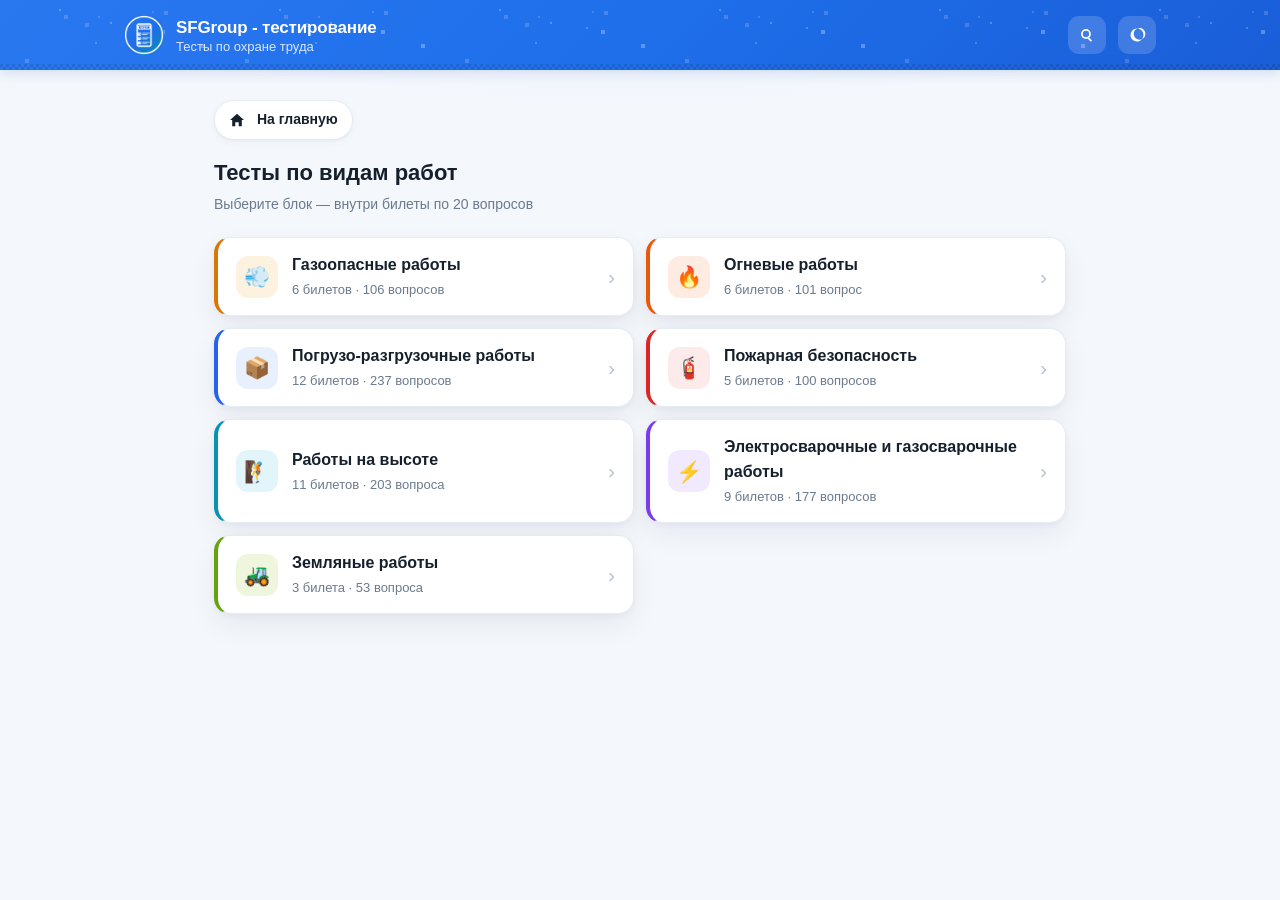
<file: works.html>
<!DOCTYPE html>
<html lang="ru">
<head>
<meta charset="UTF-8">
<meta name="viewport" content="width=device-width, initial-scale=1.0">
<title>Тесты по видам работ</title>
<link rel="icon" href="favicon.svg" type="image/svg+xml">
  <link rel="manifest" href="manifest.json">
<link rel="stylesheet" href="common.css?v=13">
<script>
  // тема выбирается до первой отрисовки, чтобы страница не мигала
  try {
    var savedTheme = localStorage.getItem("theme.v1");
    // светлая тема по умолчанию; тёмная — только если её выбрал сам пользователь
    document.documentElement.setAttribute("data-theme", savedTheme === "dark" ? "dark" : "light");
  } catch (e) {}
</script>
</head>
<body>

<header class="site-header">
  <div class="site-header__inner">
    <a class="site-brand" href="index.html">
      <div class="site-logo">✓</div>
      <div>
        <div class="site-title"><span class="title-full">SFGroup - тестирование</span><span class="title-short">SFGroup</span></div>
        <div class="site-subtitle">Тесты по охране труда</div>
      </div>
    </a>
  </div>
</header>

<main class="page page--wide">
  <div class="top-nav"><a class="link-chip" href="index.html"><span class="marks" data-icon="home" data-size="16"></span>На главную</a></div>
  <h1 class="page-title">Тесты по видам работ</h1>
  <p class="page-sub">Выберите блок — внутри билеты по 20 вопросов</p>
  <div class="card-list" id="list">
    <div class="skeleton">
      <div class="skeleton__row"></div>
      <div class="skeleton__row"></div>
      <div class="skeleton__row"></div>
    </div>
  </div>
</main>


<script src="common.js?v=15"></script>
<script>
// карточка блока: своя иконка и цвет блока, число билетов и вопросов
function card(title, meta, iconHtml, href, info) {
  const a = document.createElement("a");
  a.className = "card-link card-link--block";
  a.href = href;

  if (info) {
    a.style.setProperty("--block", info.color);
    a.style.setProperty("--block-soft", info.soft);
  }

  a.innerHTML =
    '<span class="card-link__icon">' + iconHtml + '</span>' +
    '<span class="card-link__body"><span class="card-link__title"></span>' +
      '<span class="card-link__meta"></span></span>' +
    '<span class="card-link__chev">›</span>';
  a.querySelector(".card-link__title").textContent = title;
  a.querySelector(".card-link__meta").textContent = meta;
  return a;
}

async function load() {
  const tests = await fetchJson("tests.json");
  const counts = await fetchJson("counts.json");
  const works = tests.filter(function (t) {
    return (t.group || "profession") === "work";
  });

  const box = document.getElementById("list");
  box.innerHTML = "";

  works.forEach(function (t) {
    const info = blockInfo(t.topic);
    const total = counts.counts[t.topic];
    const tickets = splitIntoTickets(total, t.ticketSize).length;

    box.appendChild(card(
      t.title,
      tickets + " " + plural(tickets, "билет", "билета", "билетов") + " · " +
        total + " " + plural(total, "вопрос", "вопроса", "вопросов"),
      info.icon,
      "block.html?id=" + encodeURIComponent(t.id),
      info
    ));
  });

  fillIcons(box);
}

load().catch(function (e) {
  document.getElementById("list").innerHTML =
    '<div class="error-box">Ошибка: ' + escapeHtml(e.message) + '<br>' +
    'Проверь, что файлы <b>tests.json</b> и <b>counts.json</b> лежат рядом со страницей.</div>';
});
</script>
</body>
</html>
</file>
<file: common.css>
/* ============================================================
   common.css — оформление всех страниц сайта.
   Здесь палитра, шапка, подвал, кнопки и карточки.
   Подключён на index.html, block.html и test.html.
   ============================================================ */

:root {
  /* палитра */
  --bg: #f4f7fc;
  --surface: #ffffff;
  --surface-2: #f8fafc;
  --border: #e7ecf4;
  --border-strong: #cfd8e3;
  --text: #16202c;
  --muted: #6b7a8d;
  --accent: #1f6feb;
  --accent-hover: #1a5ed8;
  --accent-soft: #eaf1fe;
  --ok: #1e9e5a;
  --ok-soft: #e8f7ee;
  --err: #d93a3a;
  --err-soft: #fdecec;
  --warn: #d98324;
  --warn-soft: #fef3c7;

  /* геометрия */
  --radius: 16px;
  --radius-sm: 12px;
  --shadow-1: 0 1px 2px rgba(16,24,40,.03), 0 2px 8px rgba(16,24,40,.04);
  --shadow-2: 0 2px 6px rgba(16,24,40,.04), 0 12px 28px rgba(16,24,40,.06);
  --shadow-3: 0 6px 16px rgba(16,24,40,.07), 0 20px 44px rgba(16,24,40,.09);
  --font: -apple-system, BlinkMacSystemFont, "Segoe UI", Roboto, Arial, sans-serif;
}

* { box-sizing: border-box; }

html, body { margin: 0; padding: 0; }

body {
  font-family: var(--font);
  background-color: var(--bg);
  /* мягкое свечение сверху — вместо ровного белого фона */
  background-image: radial-gradient(1100px 340px at 50% -140px, #e2ecfd 0%, rgba(226,236,253,0) 72%);
  background-repeat: no-repeat;
  color: var(--text);
  line-height: 1.55;
  -webkit-font-smoothing: antialiased;
  min-height: 100vh;
  display: flex;
  flex-direction: column;
}

/* ===== шапка ===== */
.site-header {
  /* фон как у обложек: диагональный градиент, пиксельные звёзды
     и тёмная пиксельная полоска по нижнему краю */
  background-color: #1f6feb;
  background-image:
    url("data:image/svg+xml,%3Csvg%20xmlns%3D%22http%3A%2F%2Fwww.w3.org%2F2000%2Fsvg%22%20width%3D%226%22%20height%3D%226%22%3E%3Crect%20width%3D%223%22%20height%3D%223%22%20fill%3D%22%23000000%22%20fill-opacity%3D%220.10%22%2F%3E%3Crect%20x%3D%223%22%20y%3D%223%22%20width%3D%223%22%20height%3D%223%22%20fill%3D%22%23000000%22%20fill-opacity%3D%220.10%22%2F%3E%3C%2Fsvg%3E"),
    url("data:image/svg+xml,%3Csvg%20xmlns%3D%22http%3A%2F%2Fwww.w3.org%2F2000%2Fsvg%22%20width%3D%22220%22%20height%3D%2284%22%3E%3Crect%20x%3D%2285%22%20y%3D%2223%22%20width%3D%224%22%20height%3D%224%22%20fill%3D%22%23ffffff%22%20fill-opacity%3D%220.16%22%2F%3E%3Crect%20x%3D%2221%22%20y%3D%2272%22%20width%3D%222%22%20height%3D%222%22%20fill%3D%22%23ffffff%22%20fill-opacity%3D%220.24%22%2F%3E%3Crect%20x%3D%22152%22%20y%3D%2211%22%20width%3D%222%22%20height%3D%222%22%20fill%3D%22%23ffffff%22%20fill-opacity%3D%220.16%22%2F%3E%3Crect%20x%3D%2225%22%20y%3D%2259%22%20width%3D%224%22%20height%3D%224%22%20fill%3D%22%23ffffff%22%20fill-opacity%3D%220.16%22%2F%3E%3Crect%20x%3D%2264%22%20y%3D%2215%22%20width%3D%224%22%20height%3D%224%22%20fill%3D%22%23ffffff%22%20fill-opacity%3D%220.16%22%2F%3E%3Crect%20x%3D%22214%22%20y%3D%2276%22%20width%3D%222%22%20height%3D%222%22%20fill%3D%22%23ffffff%22%20fill-opacity%3D%220.20%22%2F%3E%3Crect%20x%3D%22164%22%20y%3D%2211%22%20width%3D%224%22%20height%3D%224%22%20fill%3D%22%23ffffff%22%20fill-opacity%3D%220.16%22%2F%3E%3Crect%20x%3D%2259%22%20y%3D%229%22%20width%3D%222%22%20height%3D%222%22%20fill%3D%22%23ffffff%22%20fill-opacity%3D%220.24%22%2F%3E%3Crect%20x%3D%22110%22%20y%3D%2222%22%20width%3D%222%22%20height%3D%222%22%20fill%3D%22%23ffffff%22%20fill-opacity%3D%220.24%22%2F%3E%3Crect%20x%3D%22146%22%20y%3D%2227%22%20width%3D%222%22%20height%3D%222%22%20fill%3D%22%23ffffff%22%20fill-opacity%3D%220.20%22%2F%3E%3Crect%20x%3D%2298%22%20y%3D%2216%22%20width%3D%222%22%20height%3D%222%22%20fill%3D%22%23ffffff%22%20fill-opacity%3D%220.16%22%2F%3E%3Crect%20x%3D%22161%22%20y%3D%2230%22%20width%3D%224%22%20height%3D%224%22%20fill%3D%22%23ffffff%22%20fill-opacity%3D%220.28%22%2F%3E%3Crect%20x%3D%22201%22%20y%3D%2244%22%20width%3D%224%22%20height%3D%224%22%20fill%3D%22%23ffffff%22%20fill-opacity%3D%220.28%22%2F%3E%3Crect%20x%3D%2295%22%20y%3D%2242%22%20width%3D%222%22%20height%3D%222%22%20fill%3D%22%23ffffff%22%20fill-opacity%3D%220.20%22%2F%3E%3C%2Fsvg%3E"),
    linear-gradient(135deg, #2a78f0 0%, #1f6feb 48%, #1a5ed8 100%);
  background-repeat: repeat-x, repeat, no-repeat;
  background-position: 0 100%, 0 0, 0 0;
  background-size: 6px 6px, 220px 84px, 100% 100%;
  box-shadow: 0 2px 12px rgba(21,82,184,.18);
}
.site-header__inner {
  max-width: 1080px; margin: 0 auto; padding: 15px 16px;
  display: flex; align-items: center; gap: 12px;
}
.site-logo {
  width: 40px; height: 40px; flex: 0 0 auto;
  border-radius: 12px;
  /* иконка сайта: круг с градиентом и бланком теста, по краю — светлая обводка,
     поэтому значок не сливается с синей шапкой */
  background: url("logo.png?v=3") center / contain no-repeat;
  color: transparent; font-size: 0;
  box-shadow: none;
}
.site-title { font-size: 17px; font-weight: 700; letter-spacing: -0.01em; color: #fff; }
.site-subtitle {
  font-size: 13px; color: #d9e6ff;
  margin-top: -3px;      /* подпись чуть выше, ближе к заголовку */
  line-height: 1.25;
}

/* ===== подвал ===== */
.site-footer {
  background: var(--surface); border-top: 1px solid var(--border);
  color: var(--muted); font-size: 12.5px;
}
.site-footer__inner {
  max-width: 1080px; margin: 0 auto; padding: 14px 16px;
  display: flex; justify-content: space-between; gap: 8px; flex-wrap: wrap;
}

/* ===== страница ===== */
/* Ширины подобраны под содержимое: главная и памятка — самые широкие,
   страницы с одним вопросом — уже, чтобы строка не растягивалась. */
.page {
  width: 100%; max-width: 720px; margin: 0 auto;
  padding: 26px 16px 44px; flex: 1 0 auto;
}
.page--wide { max-width: 900px; }
.page--hero { max-width: 1080px; }

/* на широких экранах даём больше воздуха по краям — на телефоне всё как было */
@media (min-width: 1024px) {
  .page { padding: 30px 24px 48px; }
  .site-header__inner { padding: 15px 24px; }
  .site-footer__inner { padding: 14px 24px; }
}

.page-title { font-size: 22px; font-weight: 700; margin: 0 0 4px; }
.page-sub { font-size: 14px; color: var(--muted); margin: 0 0 22px; }
/* цветная полоска над заголовком — цвет блока */
.page-accent { width: 64px; height: 5px; border-radius: 3px; margin-bottom: 14px; }

/* ===== кнопки ===== */
.btn {
  display: inline-flex; align-items: center; justify-content: center; gap: 8px;
  padding: 13px 22px; min-height: 48px;
  border: 0; border-radius: var(--radius-sm);
  font-family: inherit; font-size: 15.5px; font-weight: 600;
  background: var(--accent); color: #fff; cursor: pointer;
  transition: background .15s, transform .1s, box-shadow .15s;
}
.btn:hover { background: var(--accent-hover); }
.btn:active { transform: translateY(1px); }
.btn:disabled { background: #cbd5e1; cursor: not-allowed; }
.btn--secondary {
  background: var(--surface); color: var(--text);
  border: 1.5px solid var(--border);
}
.btn--secondary:hover { background: var(--surface-2); border-color: var(--border-strong); }
.btn--block { width: 100%; }

/* ===== карточки-ссылки ===== */
.card-list { display: flex; flex-direction: column; gap: 10px; }

.card-link {
  display: flex; align-items: center; gap: 14px;
  padding: 15px 18px;
  background: var(--surface); color: inherit; text-decoration: none;
  border: 1px solid var(--border); border-radius: var(--radius);
  box-shadow: var(--shadow-2);
  transition: border-color .16s, box-shadow .16s, transform .14s;
}
.card-link:hover {
  border-color: #cadcf6; box-shadow: var(--shadow-3); transform: translateY(-2px);
}
.card-link__icon {
  width: 42px; height: 42px; flex: 0 0 auto;
  border-radius: 12px; background: var(--accent-soft);
  display: flex; align-items: center; justify-content: center;
  font-size: 21px; line-height: 1;
}
.card-link__body { flex: 1 1 auto; min-width: 0; }
.card-link__title { display: block; font-size: 16px; font-weight: 600; }
.card-link__meta { display: block; font-size: 13px; color: var(--muted); margin-top: 2px; }
.card-link__chev { flex: 0 0 auto; color: #b6c2d1; font-size: 20px; line-height: 1; }

/* блок вида работ: цветная полоса слева */
.card-link--block { border-left: 4px solid var(--block, var(--accent)); }
.card-link--block .card-link__icon { background: var(--block-soft, var(--accent-soft)); }

/* пройденный на 100% билет */
.card-link--passed {
  border-color: #9fd8b6;
  background: var(--ok-soft);
}
.card-link--passed:hover { border-color: var(--ok); }
.card-link--passed .card-link__meta { color: #17794a; font-weight: 600; }
.card-link--passed .card-link__chev { color: var(--ok); }

/* попытка без 100% */
.card-link--tried { background: #fffdf5; border-color: #f0e0b8; }

/* ===== аккордеон ===== */
.accordion { display: flex; flex-direction: column; gap: 12px; }

/* у каждого раздела свой цвет: задаётся через style="--acc: …" */
.acc-item {
  background: var(--surface);
  border: 1px solid var(--border);
  border-left: 4px solid var(--acc, var(--accent));
  border-radius: var(--radius); box-shadow: var(--shadow-2); overflow: hidden;
}
.acc-header {
  display: flex; align-items: center; gap: 13px; width: 100%;
  padding: 16px 18px; background: var(--surface); border: 0;
  font-family: inherit; font-size: 16px; font-weight: 600; color: var(--text);
  text-align: left; cursor: pointer; transition: background .15s;
}
.acc-header:hover { background: var(--surface-2); }
.acc-header__icon {
  width: 38px; height: 38px; flex: 0 0 auto; border-radius: 11px;
  background: var(--acc-soft, var(--accent-soft)); color: var(--acc, var(--accent));
  display: flex; align-items: center; justify-content: center; font-size: 19px;
}
.acc-header__count {
  margin-left: auto; font-size: 12.5px; font-weight: 600; color: var(--muted);
  background: var(--surface-2); border: 1px solid var(--border);
  border-radius: 999px; padding: 3px 10px;
}
.acc-arrow { color: var(--muted); font-size: 11px; transition: transform .25s; }
.acc-header.open .acc-arrow { transform: rotate(180deg); }

.acc-panel { max-height: 0; overflow: hidden; transition: max-height .3s ease; }
.acc-panel.open { max-height: 2600px; }
.acc-panel__inner { padding: 2px 14px 14px; }

/* ===== полоса прогресса ===== */
.bar {
  height: 8px; background: #e3e8ef; border-radius: 999px; overflow: hidden;
}
.bar__fill {
  height: 100%; background: var(--accent); border-radius: 999px;
  transition: width .3s ease;
}
.progress-line {
  display: flex; align-items: baseline; justify-content: space-between;
  gap: 10px; margin: 0 0 8px; font-size: 13.5px; color: var(--muted);
}
.progress-line b { color: var(--text); font-weight: 600; font-variant-numeric: tabular-nums; }

/* ===== мелочи ===== */
.blitz-group {
  display: flex; align-items: center; gap: 10px;
  font-size: 12.5px; font-weight: 700; text-transform: uppercase;
  letter-spacing: .05em; color: var(--text);
  margin: 0 0 10px;
}
/* тонкая линия после заголовка — он читается как начало раздела */
.blitz-group::after { content: ""; flex: 1 1 auto; height: 1px; background: var(--border); }

/* второй список отбиваем от первого, иначе заголовок липнет к карточке */
#pickProfs { margin-top: 28px; }
.loading, .empty { text-align: center; padding: 22px; color: var(--muted); font-size: 14.5px; }
.error-box {
  background: var(--surface); border: 1.5px solid #f4c7c7; border-radius: var(--radius);
  padding: 22px; text-align: center; color: var(--err); line-height: 1.5;
}
.legend { text-align: center; font-size: 13px; color: #17794a; margin-top: 4px; }
.link-quiet {
  display: block; margin-top: 16px; text-align: center;
  font-size: 13px; color: var(--muted); text-decoration: none;
}
.link-quiet:hover { color: var(--err); text-decoration: underline; }
.link-back { color: var(--muted); text-decoration: none; font-size: 14px; }
.link-back:hover { color: var(--accent); }

/* заметная кнопка-«таблетка» (например, «На главную») */
.link-chip {
  display: inline-flex; align-items: center; gap: 6px;
  padding: 8px 14px; border-radius: 999px;
  background: var(--surface); border: 1.5px solid var(--border);
  color: var(--text); font-size: 14px; font-weight: 600;
  text-decoration: none; box-shadow: var(--shadow-1);
  transition: border-color .15s, background .15s, color .15s;
}
.link-chip:hover {
  border-color: var(--accent); color: var(--accent); background: var(--accent-soft);
}
.note-done { text-align: center; font-size: 13px; color: #17794a; margin-top: 16px; }

@media (prefers-reduced-motion: reduce) {
  * { transition: none !important; animation: none !important; }
}

/* ============================================================
   Компоненты экрана вопроса и результата.
   Используются на странице теста и на странице блиц-опроса.
   ============================================================ */

/* шапка вопроса */
.q-head { display: flex; align-items: center; gap: 10px; flex-wrap: wrap; margin-bottom: 10px; }
.badge-block {
  display: inline-flex; align-items: center; gap: 7px;
  padding: 5px 12px; border-radius: 999px;
  font-size: 13px; font-weight: 600;
  background: var(--block-soft, var(--accent-soft));
  color: var(--block, var(--accent));
}
.q-counter {
  margin-left: auto; font-size: 13.5px; font-weight: 600;
  color: var(--muted); font-variant-numeric: tabular-nums;
}

/* деления прогресса */
.segments { display: flex; gap: 4px; margin: 12px 0 18px; }
.segments__item { flex: 1 1 0; height: 6px; border-radius: 3px; background: #e3e8ef; }
.segments__item.done { background: var(--accent); }
.segments__item.current { background: var(--accent); opacity: .45; }

/* вопрос */
.question {
  background: var(--surface); border: 1.5px solid var(--border);
  border-radius: var(--radius); padding: 22px; box-shadow: var(--shadow-2);
  animation: q-in .22s ease both;
}
@keyframes q-in { from { opacity: 0; transform: translateY(6px); } to { opacity: 1; transform: none; } }
.q-type {
  font-size: 11.5px; text-transform: uppercase; letter-spacing: .04em;
  color: var(--muted); margin-bottom: 8px;
}
.question h3 { margin: 0 0 16px; font-size: 17.5px; font-weight: 600; line-height: 1.5; }

/* варианты ответа */
.option {
  display: flex; align-items: flex-start; gap: 12px;
  padding: 14px 16px; margin: 8px 0;
  border: 1.5px solid var(--border); border-radius: var(--radius-sm);
  background: #fff; cursor: pointer;
  transition: border-color .15s, background .15s, box-shadow .15s;
}
.option:not(.disabled):hover { border-color: #c7d6ee; background: var(--accent-soft); }
.option.selected { border-color: var(--accent); background: var(--accent-soft); }
.option.disabled { cursor: default; }
.option input {
  margin: 3px 0 0; flex: 0 0 auto;
  width: 18px; height: 18px; accent-color: var(--accent);
}
.option__text { font-size: 15.5px; }

.option.correct-answer { border-color: var(--ok); background: var(--ok-soft); box-shadow: inset 4px 0 0 var(--ok); }
.option.wrong-answer { border-color: var(--err); background: var(--err-soft); box-shadow: inset 4px 0 0 var(--err); }
.option.missed-answer { border-color: var(--accent); background: #fff; box-shadow: inset 4px 0 0 var(--accent); }
.option.correct-answer::after { content: "✅"; margin-left: auto; }
.option.wrong-answer::after { content: "❌"; margin-left: auto; }
.option.missed-answer::after { content: "➕"; margin-left: auto; }

/* отклик на ответ */
.feedback { margin-top: 16px; padding: 14px 16px; border-radius: var(--radius-sm); font-size: 15px; display: none; }
.feedback.ok { background: var(--ok-soft); color: #14653c; border-left: 4px solid var(--ok); }
.feedback.err { background: var(--err-soft); color: #992b2b; border-left: 4px solid var(--err); }
.fb-row { padding: 4px 0; }
.fb-row--ok { color: #14653c; }
.fb-row--plus { color: var(--accent); }
.fb-row--bad { color: #992b2b; text-decoration: line-through; }

.actions { margin-top: 18px; }
.actions + .actions { margin-top: 10px; }

/* итоговый экран */
.final {
  background: var(--surface); border: 1.5px solid var(--border);
  border-radius: var(--radius); padding: 26px; box-shadow: var(--shadow-2);
}
.final h2 { margin: 0 0 6px; font-size: 21px; text-align: center; }
.final__sub { text-align: center; color: var(--muted); font-size: 14px; margin-bottom: 18px; }

.score { position: relative; width: 150px; height: 150px; margin: 6px auto 20px; }
.score__ring { width: 100%; height: 100%; transform: rotate(-90deg); }
.score__track { fill: none; stroke: #e3e8ef; stroke-width: 10; }
.score__value { fill: none; stroke-width: 10; stroke-linecap: round; transition: stroke-dashoffset .6s ease; }
.score--ok .score__value { stroke: var(--ok); }
.score--warn .score__value { stroke: var(--warn); }
.score--err .score__value { stroke: var(--err); }
.score__center {
  position: absolute; inset: 0;
  display: flex; flex-direction: column; align-items: center; justify-content: center;
}
.score__percent { font-size: 30px; font-weight: 700; line-height: 1; font-variant-numeric: tabular-nums; }
.score__sub { font-size: 13px; color: var(--muted); margin-top: 4px; }

.topic-results { width: 100%; border-collapse: collapse; font-size: 14.5px; margin-top: 6px; }
.topic-results th, .topic-results td { padding: 9px 10px; border-bottom: 1px solid var(--border); text-align: left; }
.topic-results th { font-size: 11.5px; text-transform: uppercase; letter-spacing: .04em; color: var(--muted); }
.topic-results .num { font-variant-numeric: tabular-nums; }
.topic-results .ok { color: #14653c; font-weight: 600; }
.topic-results .fail { color: #992b2b; font-weight: 600; }
.dot { display: inline-block; width: 9px; height: 9px; border-radius: 50%; margin-right: 8px; }

.mistakes { margin-top: 24px; }
.mistakes__title { font-size: 15px; font-weight: 700; margin-bottom: 10px; }
.mistake {
  border: 1px solid var(--border); border-left: 4px solid var(--err);
  border-radius: var(--radius-sm); padding: 12px 14px; margin-bottom: 10px; background: #fff;
}
.mistake__q { font-weight: 600; font-size: 15px; margin-bottom: 8px; }
.mistake__row { font-size: 14px; margin-top: 4px; }
.mistake__row--bad { color: #992b2b; }
.mistake__row--good { color: #14653c; }
.mistake__label { color: var(--muted); }

.final-buttons { display: flex; gap: 10px; justify-content: center; flex-wrap: wrap; margin-top: 24px; }
.final-buttons .btn { min-width: 170px; }

.error { background: var(--surface); border: 1.5px solid #f4c7c7; border-radius: var(--radius); padding: 26px; text-align: center; }
.error h2 { color: var(--err); margin-top: 0; }

@media (max-width: 560px) {
  .final-buttons .btn { min-width: 100%; }
  .topic-results thead { display: none; }
  .topic-results tr { display: block; border-bottom: 1px solid var(--border); padding: 8px 0; }
  .topic-results td { display: inline-block; border: 0; padding: 2px 8px 2px 0; }
}

/* ============================================================
   Плитки с цифрами на главной: сколько всего вопросов и билетов
   ============================================================ */
.stats {
  display: grid; grid-template-columns: repeat(3, 1fr);
  gap: 10px; margin: 0 0 20px;
}
.stat {
  background: var(--surface); border: 1px solid var(--border);
  border-radius: var(--radius-sm); box-shadow: var(--shadow-1);
  padding: 13px 8px; text-align: center;
}
.stat b {
  display: block; font-size: 20px; font-weight: 700; line-height: 1.2;
  color: var(--accent); font-variant-numeric: tabular-nums;
}
.stat span { font-size: 12px; color: var(--muted); }


@media (max-width: 420px) {
  .stats { gap: 8px; }
  .stat b { font-size: 18px; }
  .stat span { font-size: 11px; }
}

/* ============================================================
   Лёгкое оживление: появление карточек и отклик кнопок
   ============================================================ */
@keyframes fade-up {
  from { opacity: 0; transform: translateY(6px); }
  to   { opacity: 1; transform: none; }
}

/* карточки внутри открытого раздела появляются плавно */
.acc-panel.open .card-list > * {
  animation: fade-up .28s ease both;
}
.card-list > *:nth-child(2) { animation-delay: .04s; }
.card-list > *:nth-child(3) { animation-delay: .08s; }
.card-list > *:nth-child(4) { animation-delay: .12s; }
.card-list > *:nth-child(5) { animation-delay: .16s; }
.card-list > *:nth-child(n+6) { animation-delay: .2s; }

.btn:active { transform: translateY(1px) scale(.995); }
.link-chip:active { transform: translateY(1px); }

/* ============================================================
   Логотип-ссылка, кнопка темы, видимый фокус
   ============================================================ */
.site-brand {
  display: flex; align-items: center; gap: 12px;
  text-decoration: none; color: inherit;
}
.theme-toggle {
  margin-left: auto; width: 38px; height: 38px; flex: 0 0 auto;
  display: flex; align-items: center; justify-content: center;
  border: 0; border-radius: 11px; cursor: pointer;
  background: rgba(255,255,255,.16); color: #fff;
  transition: background .15s;
}
.theme-toggle:hover { background: rgba(255,255,255,.28); }
/* кнопка установки приложения: стоит справа от переключателя темы */
.install-btn { margin-left: 0; }
/* скрытая кнопка не должна показываться (класс перебивает атрибут hidden) */
.theme-toggle[hidden] { display: none; }
/* приложение ставится только с телефонов и планшетов:
   на устройствах с мышью кнопку не показываем */
@media (hover: hover) and (pointer: fine) {
  .install-btn { display: none !important; }
}

/* при работе с клавиатуры видно, где находишься */
:focus-visible { outline: 2.5px solid var(--accent); outline-offset: 2px; border-radius: 10px; }
.site-header :focus-visible { outline-color: #ffffff; }

/* ============================================================
   Плитки билетов и прогресс блока
   ============================================================ */
.tickets {
  display: grid; gap: 12px;
  grid-template-columns: repeat(auto-fill, minmax(170px, 1fr));
}
.ticket {
  position: relative; display: flex; flex-direction: column; justify-content: center;
  text-decoration: none; color: inherit;
  background: var(--surface); border: 1px solid var(--border);
  border-radius: var(--radius-sm); box-shadow: var(--shadow-1);
  padding: 16px 16px 14px; min-height: 88px;
  transition: border-color .16s, box-shadow .16s, transform .14s;
}
.ticket:hover { border-color: #cadcf6; box-shadow: var(--shadow-2); transform: translateY(-2px); }
.ticket__num { display: block; font-size: 16px; font-weight: 700; white-space: nowrap; }
.ticket__meta {
  display: block; font-size: 12.5px; color: var(--muted); margin-top: 3px;
  white-space: nowrap; overflow: hidden; text-overflow: ellipsis;
}
.ticket--passed { background: var(--ok-soft); border-color: #9fd8b6; }
.ticket--passed .ticket__meta { color: #17794a; font-weight: 600; }
.ticket--tried { background: #fffdf5; border-color: #f0e0b8; }
.ticket__mark {
  position: absolute; top: 10px; right: 10px;
  width: 22px; height: 22px; border-radius: 50%;
  display: flex; align-items: center; justify-content: center;
}
.ticket--passed .ticket__mark { background: var(--ok); color: #fff; }
.ticket__dot {
  position: absolute; top: 14px; right: 14px;
  width: 10px; height: 10px; border-radius: 50%; background: var(--warn);
}

.block-progress { margin: 0 0 14px; }
.block-progress__line {
  display: flex; justify-content: space-between; gap: 10px;
  font-size: 13.5px; color: var(--muted); margin-bottom: 7px;
}
.block-progress__line b { color: var(--text); font-variant-numeric: tabular-nums; }
.block-progress__bar { height: 8px; background: #e3e8ef; border-radius: 999px; overflow: hidden; }
.block-progress__fill {
  height: 100%; background: var(--ok); border-radius: 999px;
  transition: width .35s ease;
}

.filter-row { display: flex; gap: 8px; flex-wrap: wrap; margin: 0 0 12px; }
.filter-chip {
  padding: 8px 15px; border-radius: 999px;
  border: 1px solid var(--border); background: var(--surface); color: var(--muted);
  font-family: inherit; font-size: 13px; font-weight: 600; cursor: pointer;
  transition: all .15s;
}
.filter-chip:hover { border-color: var(--accent); color: var(--accent); }
.filter-chip.active { background: var(--accent); border-color: var(--accent); color: #fff; }

/* ============================================================
   Быстрые действия и «продолжить» на главной
   ============================================================ */
.quick { display: flex; gap: 10px; flex-wrap: wrap; margin: 0 0 20px; }
.quick__btn {
  flex: 1 1 170px;
  display: inline-flex; align-items: center; justify-content: center; gap: 8px;
  padding: 13px 16px; min-height: 48px; border-radius: var(--radius-sm);
  font-family: inherit; font-size: 14.5px; font-weight: 600; text-decoration: none;
  background: var(--surface); color: var(--text); border: 1px solid var(--border);
  box-shadow: var(--shadow-1); cursor: pointer;
  transition: border-color .15s, box-shadow .15s, transform .14s, background .15s;
}
.quick__btn:hover { border-color: #cadcf6; box-shadow: var(--shadow-2); transform: translateY(-1px); }
.quick__btn--main { background: var(--accent); border-color: var(--accent); color: #fff; }
.quick__btn--main:hover { background: var(--accent-hover); }

.continue {
  display: flex; align-items: center; gap: 10px;
  background: var(--surface); border: 1px solid var(--border);
  border-left: 4px solid var(--accent);
  border-radius: var(--radius); box-shadow: var(--shadow-2);
  padding: 14px 16px; margin: 0 0 18px;
}
.continue__link {
  flex: 1 1 auto; min-width: 0;
  display: flex; align-items: center; gap: 12px;
  text-decoration: none; color: inherit;
}
.continue__body { flex: 1 1 auto; min-width: 0; }
.continue__title { display: block; font-size: 15px; font-weight: 600; }
.continue__meta { display: block; font-size: 12.5px; color: var(--muted); margin-top: 2px; }
.continue__x {
  flex: 0 0 auto; border: 0; background: transparent; cursor: pointer;
  color: var(--muted); font-size: 15px; line-height: 1;
  padding: 7px 9px; border-radius: 9px;
}
.continue__x:hover { background: var(--surface-2); color: var(--err); }

/* ============================================================
   Номера вариантов ответа
   ============================================================ */
.option input { position: absolute; width: 1px; height: 1px; opacity: 0; margin: 0; }
.option__num {
  width: 26px; height: 26px; flex: 0 0 auto; border-radius: 50%;
  background: #eef3fb; color: var(--muted);
  display: flex; align-items: center; justify-content: center;
  font-size: 13px; font-weight: 700;
  transition: background .15s, color .15s;
}
.option.selected .option__num { background: var(--accent); color: #fff; }
.option.correct-answer .option__num { background: var(--ok); color: #fff; }
.option.wrong-answer .option__num { background: var(--err); color: #fff; }
.option.missed-answer .option__num { background: var(--accent); color: #fff; }

/* отметки в вариантах — простые символы вместо цветных эмодзи */
.option.correct-answer::after { content: "✓"; color: var(--ok); font-weight: 700; margin-left: auto; }
.option.wrong-answer::after { content: "✕"; color: var(--err); font-weight: 700; margin-left: auto; }
.option.missed-answer::after { content: "+"; color: var(--accent); font-weight: 700; margin-left: auto; }

/* ============================================================
   Разбор ошибок, свёрнутый по умолчанию
   ============================================================ */
.mistakes > summary {
  cursor: pointer; list-style: none;
  display: flex; align-items: center; gap: 8px;
  font-size: 15px; font-weight: 700; margin-bottom: 10px;
}
.mistakes > summary::-webkit-details-marker { display: none; }
.mistakes > summary::after {
  content: "▾"; color: var(--muted); font-size: 12px;
  transition: transform .2s;
}
.mistakes[open] > summary::after { transform: rotate(180deg); }
.mistakes > summary:hover { color: var(--accent); }

.marks { display: inline-flex; vertical-align: -2px; margin-right: 6px; }

/* ============================================================
   Скелетон загрузки вместо надписи «Загрузка…»
   ============================================================ */
.skeleton { display: flex; flex-direction: column; gap: 12px; }
.skeleton__row {
  height: 66px; border-radius: var(--radius);
  background: linear-gradient(90deg, #eef2f8 25%, #e4eaf4 37%, #eef2f8 63%);
  background-size: 400% 100%;
  animation: skeleton 1.3s ease infinite;
}
@keyframes skeleton { from { background-position: 100% 50%; } to { background-position: 0 50%; } }

/* ============================================================
   Две колонки карточек на широком экране
   ============================================================ */
@media (min-width: 760px) {
  .card-list { display: grid; grid-template-columns: 1fr 1fr; gap: 12px; }
  .card-list > * { min-width: 0; }
  .skeleton__row { height: 66px; }
}

/* ============================================================
   Тёмная тема
   ============================================================ */
[data-theme="dark"] {
  --bg: #0f141c;
  --surface: #161d28;
  --surface-2: #1c2531;
  --border: #27313f;
  --border-strong: #3a4657;
  --text: #e7eef8;
  --muted: #94a3b8;
  --accent: #4b8ef7;
  --accent-hover: #5f9bfa;
  --accent-soft: #1b2a44;
  --ok: #35c07a;
  --ok-soft: #122e21;
  --err: #f16a6a;
  --err-soft: #33201f;
  --warn: #e0a33f;
  --warn-soft: #33280f;
  --shadow-1: 0 1px 2px rgba(0,0,0,.30), 0 2px 8px rgba(0,0,0,.25);
  --shadow-2: 0 2px 6px rgba(0,0,0,.30), 0 12px 28px rgba(0,0,0,.35);
  --shadow-3: 0 6px 16px rgba(0,0,0,.35), 0 20px 44px rgba(0,0,0,.45);
}

[data-theme="dark"] body {
  background-image: radial-gradient(1100px 340px at 50% -140px, #17273f 0%, rgba(23,39,63,0) 72%);
}
[data-theme="dark"] .option { background: var(--surface-2); }
[data-theme="dark"] .option.missed-answer { background: var(--surface-2); }
[data-theme="dark"] .option__num { background: #26313f; }
[data-theme="dark"] .mistake { background: var(--surface-2); }
[data-theme="dark"] .ticket--tried { background: #2b2617; border-color: #4a4022; }
[data-theme="dark"] .card-link--tried { background: #2b2617; border-color: #4a4022; }
[data-theme="dark"] .segments__item,
[data-theme="dark"] .bar,
[data-theme="dark"] .block-progress__bar,
[data-theme="dark"] .timer__bar { background: #27313f; }
[data-theme="dark"] .score__track { stroke: #27313f; }
[data-theme="dark"] .skeleton__row {
  background: linear-gradient(90deg, #1b2330 25%, #232e3d 37%, #1b2330 63%);
  background-size: 400% 100%;
}
[data-theme="dark"] .feedback.ok,
[data-theme="dark"] .fb-row--ok,
[data-theme="dark"] .topic-results .ok,
[data-theme="dark"] .mistake__row--good,
[data-theme="dark"] .ticket--passed .ticket__meta,
[data-theme="dark"] .legend,
[data-theme="dark"] .note-done { color: #7ee2ac; }
[data-theme="dark"] .feedback.err,
[data-theme="dark"] .fb-row--bad,
[data-theme="dark"] .topic-results .fail,
[data-theme="dark"] .mistake__row--bad { color: #ffa3a3; }
[data-theme="dark"] .card-link--passed .card-link__meta { color: #7ee2ac; }
[data-theme="dark"] .card-link--passed { border-color: #2c6a48; }
[data-theme="dark"] .ticket--passed { border-color: #2c6a48; }
[data-theme="dark"] .card-link:hover,
[data-theme="dark"] .ticket:hover,
[data-theme="dark"] .quick__btn:hover { border-color: var(--border-strong); }
[data-theme="dark"] .error-box,
[data-theme="dark"] .error { background: var(--surface); border-color: #4a2a2a; }
[data-theme="dark"] .setup,
[data-theme="dark"] .question,
[data-theme="dark"] .final { border-color: var(--border); }
[data-theme="dark"] .link-chip { background: var(--surface); }
[data-theme="dark"] .stat,
[data-theme="dark"] .filter-chip { background: var(--surface); }

/* строки разделов на телефоне: те же размеры, что у строк аккордеона */
/* плитки-строки разделов на телефоне: тот же градиент и иконки, что на обложках */
/* одинаковый шаг между всеми плитками: первая стоит отдельно,
   поэтому контейнеру задаём ещё и отступ сверху */
.section-rows { display: flex; flex-direction: column; gap: 14px; margin-top: 14px; }

/* селектор с двумя классами — специально, чтобы общий стиль .acc-item
   не перебивал градиент независимо от порядка правил в файле */
.acc-item.row-link {
  display: block; text-decoration: none; color: #fff;
  background: linear-gradient(135deg, var(--from, #1f6feb), var(--to, #12356e));
  border: 0;
}
/* .acc-header по умолчанию красит фон в белый и текст в тёмный —
   внутри плитки это перекрывало градиент, поэтому переопределяем */
.acc-item.row-link .acc-header {
  padding: 15px 16px;
  background: transparent;
  color: #fff;
}
.acc-item.row-link .acc-header:hover { background: rgba(255, 255, 255, .09); }
.row-link__icon { flex: 0 0 auto; display: flex; align-items: center; justify-content: center; }
.row-link__icon img {
  width: 38px; height: 38px; object-fit: contain;
  image-rendering: pixelated;
}
.row-link__body { flex: 1 1 auto; min-width: 0; }
.row-link__title { display: block; font-size: 15px; font-weight: 700; line-height: 1.2; }
.row-link__meta { display: block; margin-top: 2px; font-size: 12.5px; color: rgba(255, 255, 255, .82); }
.row-link .card-link__chev { color: rgba(255, 255, 255, .75); }

/* верхняя ссылка-назад на внутренних страницах */
.top-nav { margin-bottom: 16px; }

/* ===== обложки разделов: только на широком экране =====
   На телефоне и планшете ничего не меняется — там прежние строки разделов. */
.covers { display: none; }

.cover-card { display: block; text-decoration: none; color: inherit; }
.cover-card__img {
  position: relative; display: block;
  border-radius: 12px; overflow: hidden;
  background: var(--surface-2); box-shadow: var(--shadow-2);
  transition: transform .15s, box-shadow .15s;
}
.cover-card:hover .cover-card__img { transform: translateY(-2px); box-shadow: var(--shadow-3); }
.cover-card:hover .cover-card__img img { filter: brightness(1.07); }
.cover-card__img img {
  display: block; width: 100%; height: auto;
  transition: filter .15s;
  image-rendering: pixelated;   /* пиксельные обложки не размываются */
}
.cover-card__text {
  position: absolute; left: 0; right: 0; bottom: 0;
  padding: 40px 14px 14px;
  background: linear-gradient(to top,
    rgba(0, 0, 0, .72) 0%, rgba(0, 0, 0, .42) 45%, rgba(0, 0, 0, 0) 100%);
}
.cover-card__title {
  display: block; font-size: 15px; font-weight: 700; line-height: 1.25; color: #fff;
}
.cover-card__sub, .cover-card__meta {
  display: block; font-size: 12.5px; color: rgba(255, 255, 255, .82);
}
.cover-card__sub { margin-top: 3px; }
.cover-card__meta { margin-top: 1px; }

@media (min-width: 900px) {
  .covers { display: grid; grid-template-columns: repeat(4, 1fr); gap: 18px; row-gap: 22px; }
  /* селектор такой же специфичности, как правило градиента,
     иначе строка памятки остаётся видимой */
  a.acc-item.row-link, .section-rows { display: none; }   /* прежние разделы прячем — их заменяют обложки */
}

/* тёмная тема: шапка становится глубокой сине-графитовой,
   звёзды остаются, а тёмную полоску внизу заменяет мягкая тень */
[data-theme="dark"] .site-header {
  background-color: #16233c;
  background-image:
    url("data:image/svg+xml,%3Csvg%20xmlns%3D%22http%3A%2F%2Fwww.w3.org%2F2000%2Fsvg%22%20width%3D%22220%22%20height%3D%2284%22%3E%3Crect%20x%3D%2285%22%20y%3D%2223%22%20width%3D%224%22%20height%3D%224%22%20fill%3D%22%23ffffff%22%20fill-opacity%3D%220.16%22%2F%3E%3Crect%20x%3D%2221%22%20y%3D%2272%22%20width%3D%222%22%20height%3D%222%22%20fill%3D%22%23ffffff%22%20fill-opacity%3D%220.24%22%2F%3E%3Crect%20x%3D%22152%22%20y%3D%2211%22%20width%3D%222%22%20height%3D%222%22%20fill%3D%22%23ffffff%22%20fill-opacity%3D%220.16%22%2F%3E%3Crect%20x%3D%2225%22%20y%3D%2259%22%20width%3D%224%22%20height%3D%224%22%20fill%3D%22%23ffffff%22%20fill-opacity%3D%220.16%22%2F%3E%3Crect%20x%3D%2264%22%20y%3D%2215%22%20width%3D%224%22%20height%3D%224%22%20fill%3D%22%23ffffff%22%20fill-opacity%3D%220.16%22%2F%3E%3Crect%20x%3D%22214%22%20y%3D%2276%22%20width%3D%222%22%20height%3D%222%22%20fill%3D%22%23ffffff%22%20fill-opacity%3D%220.20%22%2F%3E%3Crect%20x%3D%22164%22%20y%3D%2211%22%20width%3D%224%22%20height%3D%224%22%20fill%3D%22%23ffffff%22%20fill-opacity%3D%220.16%22%2F%3E%3Crect%20x%3D%2259%22%20y%3D%229%22%20width%3D%222%22%20height%3D%222%22%20fill%3D%22%23ffffff%22%20fill-opacity%3D%220.24%22%2F%3E%3Crect%20x%3D%22110%22%20y%3D%2222%22%20width%3D%222%22%20height%3D%222%22%20fill%3D%22%23ffffff%22%20fill-opacity%3D%220.24%22%2F%3E%3Crect%20x%3D%22146%22%20y%3D%2227%22%20width%3D%222%22%20height%3D%222%22%20fill%3D%22%23ffffff%22%20fill-opacity%3D%220.20%22%2F%3E%3Crect%20x%3D%2298%22%20y%3D%2216%22%20width%3D%222%22%20height%3D%222%22%20fill%3D%22%23ffffff%22%20fill-opacity%3D%220.16%22%2F%3E%3Crect%20x%3D%22161%22%20y%3D%2230%22%20width%3D%224%22%20height%3D%224%22%20fill%3D%22%23ffffff%22%20fill-opacity%3D%220.28%22%2F%3E%3Crect%20x%3D%22201%22%20y%3D%2244%22%20width%3D%224%22%20height%3D%224%22%20fill%3D%22%23ffffff%22%20fill-opacity%3D%220.28%22%2F%3E%3Crect%20x%3D%2295%22%20y%3D%2242%22%20width%3D%222%22%20height%3D%222%22%20fill%3D%22%23ffffff%22%20fill-opacity%3D%220.20%22%2F%3E%3C%2Fsvg%3E"),
    linear-gradient(135deg, #1c2c49 0%, #16233c 52%, #111a2c 100%);
  background-repeat: repeat, no-repeat;
  background-position: 0 0, 0 0;
  background-size: 220px 84px, 100% 100%;
  box-shadow: 0 2px 14px rgba(0, 0, 0, .38);
}

/* в тёмной теме иконка светлее и без заливки — не спорит с тёмной шапкой */
[data-theme="dark"] .site-logo { background-image: url("logo-dark.png?v=1"); }

/* ---------- поиск по вопросам ---------- */
.search-box { margin: 18px 0 14px; }
.search-box input {
  width: 100%; box-sizing: border-box; padding: 14px 16px;
  font: inherit; font-size: 15px; color: var(--text);
  background: var(--surface); border: 1px solid var(--border); border-radius: 12px;
}
.search-box input:focus { outline: 2.5px solid var(--accent); outline-offset: 0; }
.chips { display: flex; flex-wrap: wrap; gap: 8px; margin-bottom: 14px; }
.chip {
  border: 1px solid var(--border); background: var(--surface); color: var(--text);
  border-radius: 999px; padding: 7px 14px; font: inherit; font-size: 12.5px;
  cursor: pointer; transition: background .15s, border-color .15s;
}
.chip:hover { border-color: var(--accent); }
.chip--on { background: var(--accent); border-color: var(--accent); color: #fff; }
.search-count { font-size: 12.5px; color: var(--muted); margin: 0 0 12px; }
.search-results { display: flex; flex-direction: column; gap: 10px; }
.search-card { background: var(--surface); border: 1px solid var(--border); border-radius: 14px; padding: 14px 16px; }
.search-card__q { font-weight: 700; font-size: 14px; color: var(--text); line-height: 1.35; }
.search-card__meta { font-size: 12px; color: var(--muted); margin: 6px 0 10px; }
.search-card__btn {
  border: 0; border-radius: 9px; padding: 8px 14px; cursor: pointer;
  background: rgba(31,111,235,.10); color: var(--accent);
  font: inherit; font-size: 12.5px; font-weight: 700;
}
.search-card__answers { margin: 10px 0 0; padding: 0; list-style: none; display: flex; flex-direction: column; gap: 6px; }
.search-card__answers li { font-size: 13px; color: var(--text); line-height: 1.35; padding: 7px 10px; border-radius: 8px; background: rgba(128,140,160,.10); }
.search-card__answers li.is-right { background: rgba(30,158,90,.14); font-weight: 600; }
/* лупа в шапке: стоит слева от переключателя темы */
.search-btn { margin-left: auto; }
.search-btn + .theme-toggle { margin-left: 0; }

/* ---------- шапка на телефоне: короткое имя и компактные кнопки ---------- */
.title-short { display: none; }
.site-brand { min-width: 0; }
@media (max-width: 600px) {
  .title-full { display: none; }
  .title-short { display: inline; }
  .site-header__inner { gap: 8px; padding: 12px; }
  .theme-toggle { width: 36px; height: 36px; border-radius: 10px; }
  .site-title { font-size: 16px; }
  .site-subtitle { font-size: 12px; margin-top: -2px; }
}

/* скрытые ответы действительно скрыты (стиль перебивал атрибут hidden) */
.search-card__answers[hidden] { display: none; }

/* ---------- поиск: компактнее и заметнее ---------- */
/* поле ввода видно и на светлом фоне */
.search-box input { border-color: #c3d2ec; box-shadow: 0 1px 4px rgba(16,40,80,.10); }
/* страница начинается выше — при вводе видно больше вариантов */
#searchPage { padding-top: 16px; }
#searchPage h1 { margin: 0 0 12px; font-size: 24px; }
.search-box { margin: 10px 0 8px; }
.search-count { margin: 0 0 8px; }
.search-results { gap: 8px; }
.search-card { padding: 12px 14px; }
/* правильный ответ хорошо виден в светлой теме */
.search-card__answers li.is-right {
  background: rgba(30,158,90,.16);
  box-shadow: inset 0 0 0 1.5px rgba(30,158,90,.45);
  font-weight: 700;
}
/* и в тёмной — ярче, чтобы не сливался */
[data-theme="dark"] .search-card__answers li.is-right {
  background: rgba(52,199,123,.24);
  box-shadow: inset 0 0 0 1.5px rgba(52,199,123,.60);
  color: #d9f7e5;
}

/* кнопка «Показать ответ» — с воздухом от текста вопроса */
.search-card__btn { margin-top: 12px; transition: background .15s; }
.search-card__btn:hover { background: rgba(31,111,235,.18); }
.search-card__q { letter-spacing: -.01em; }
.search-card { padding: 14px 16px 16px; }
</file>
